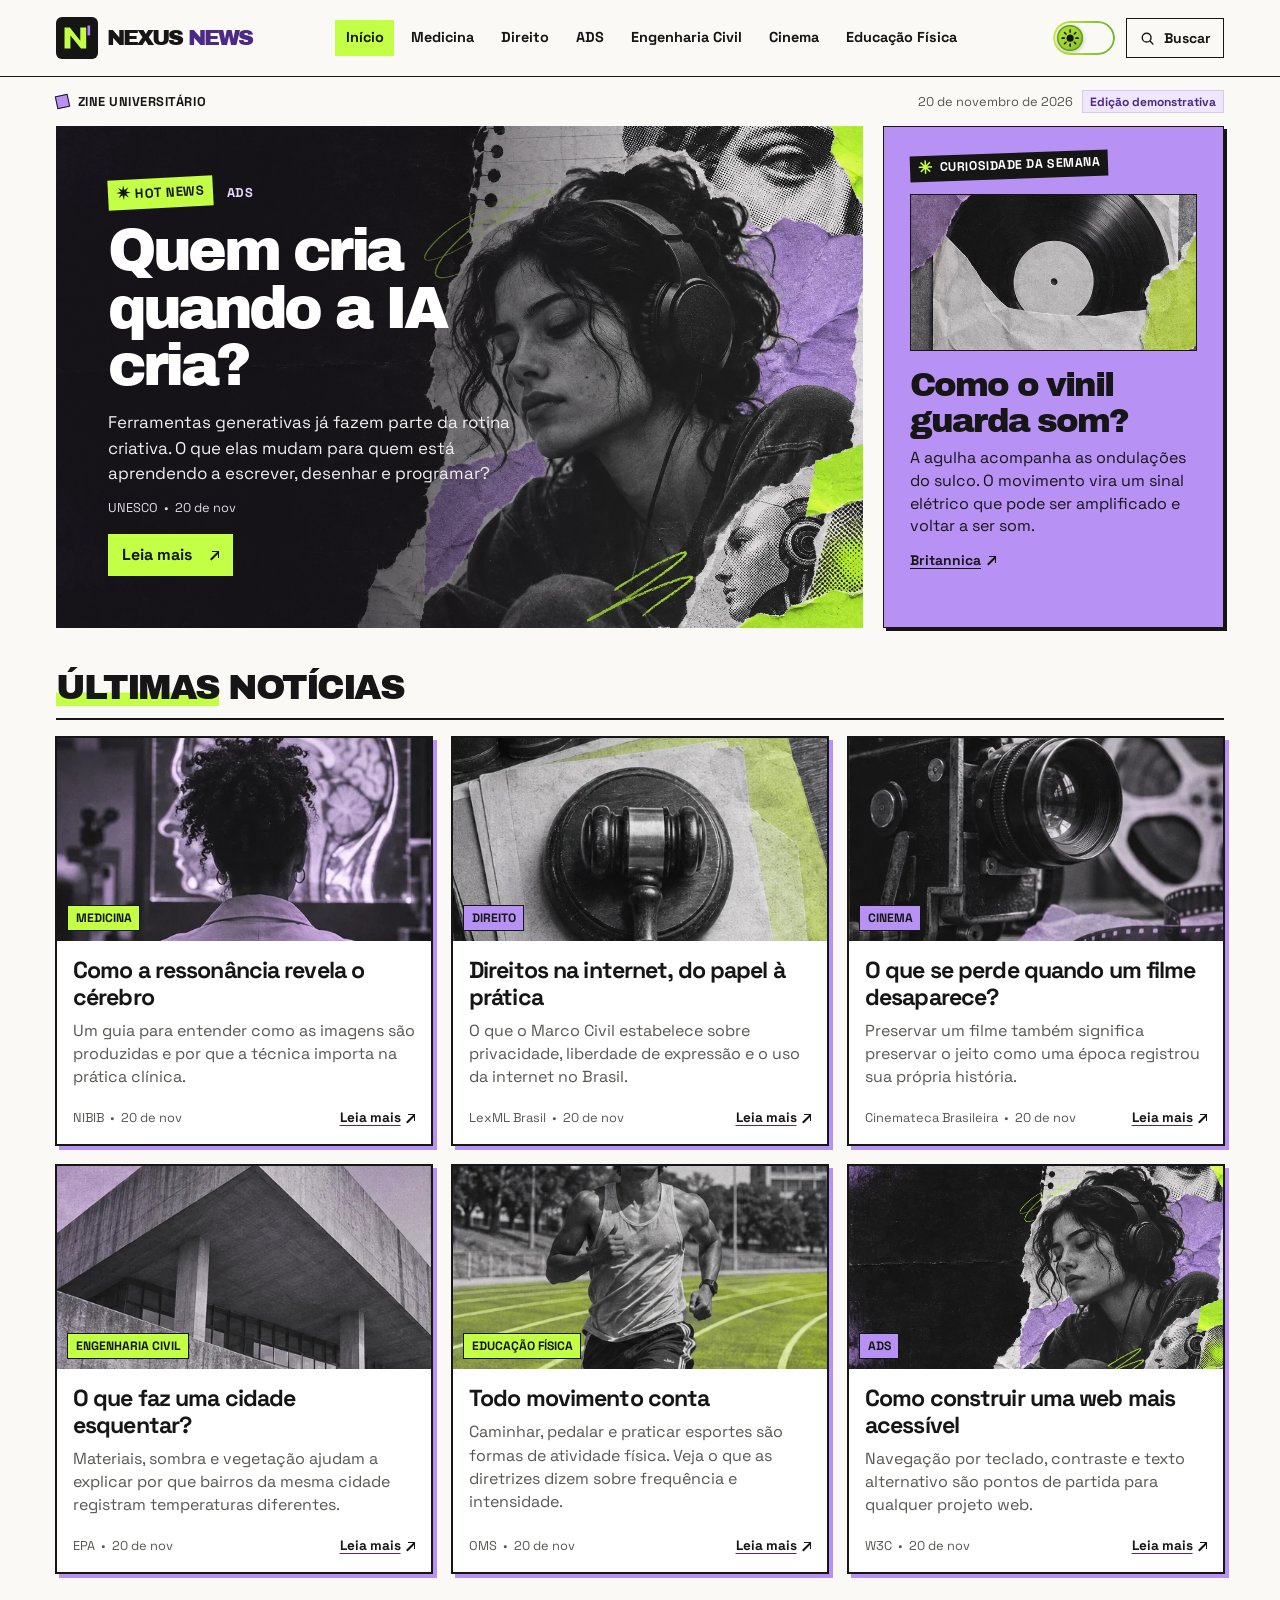
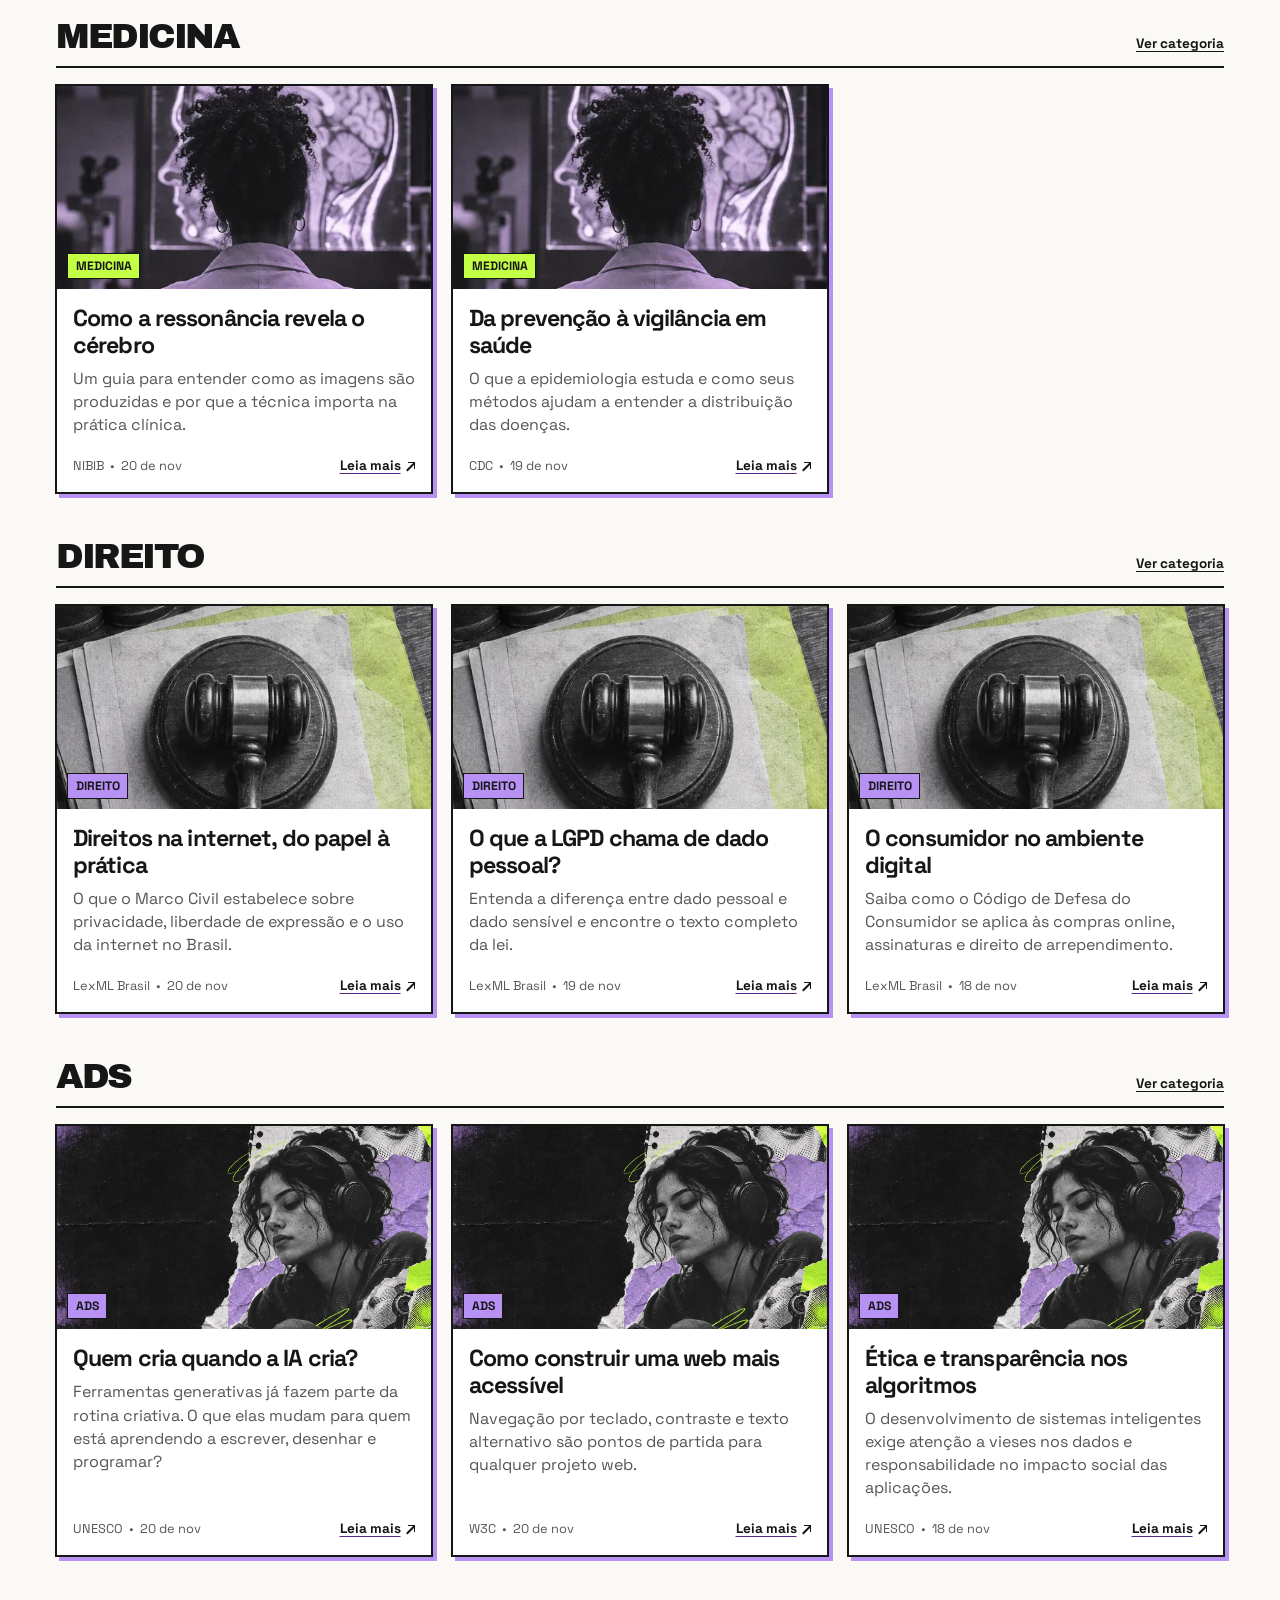
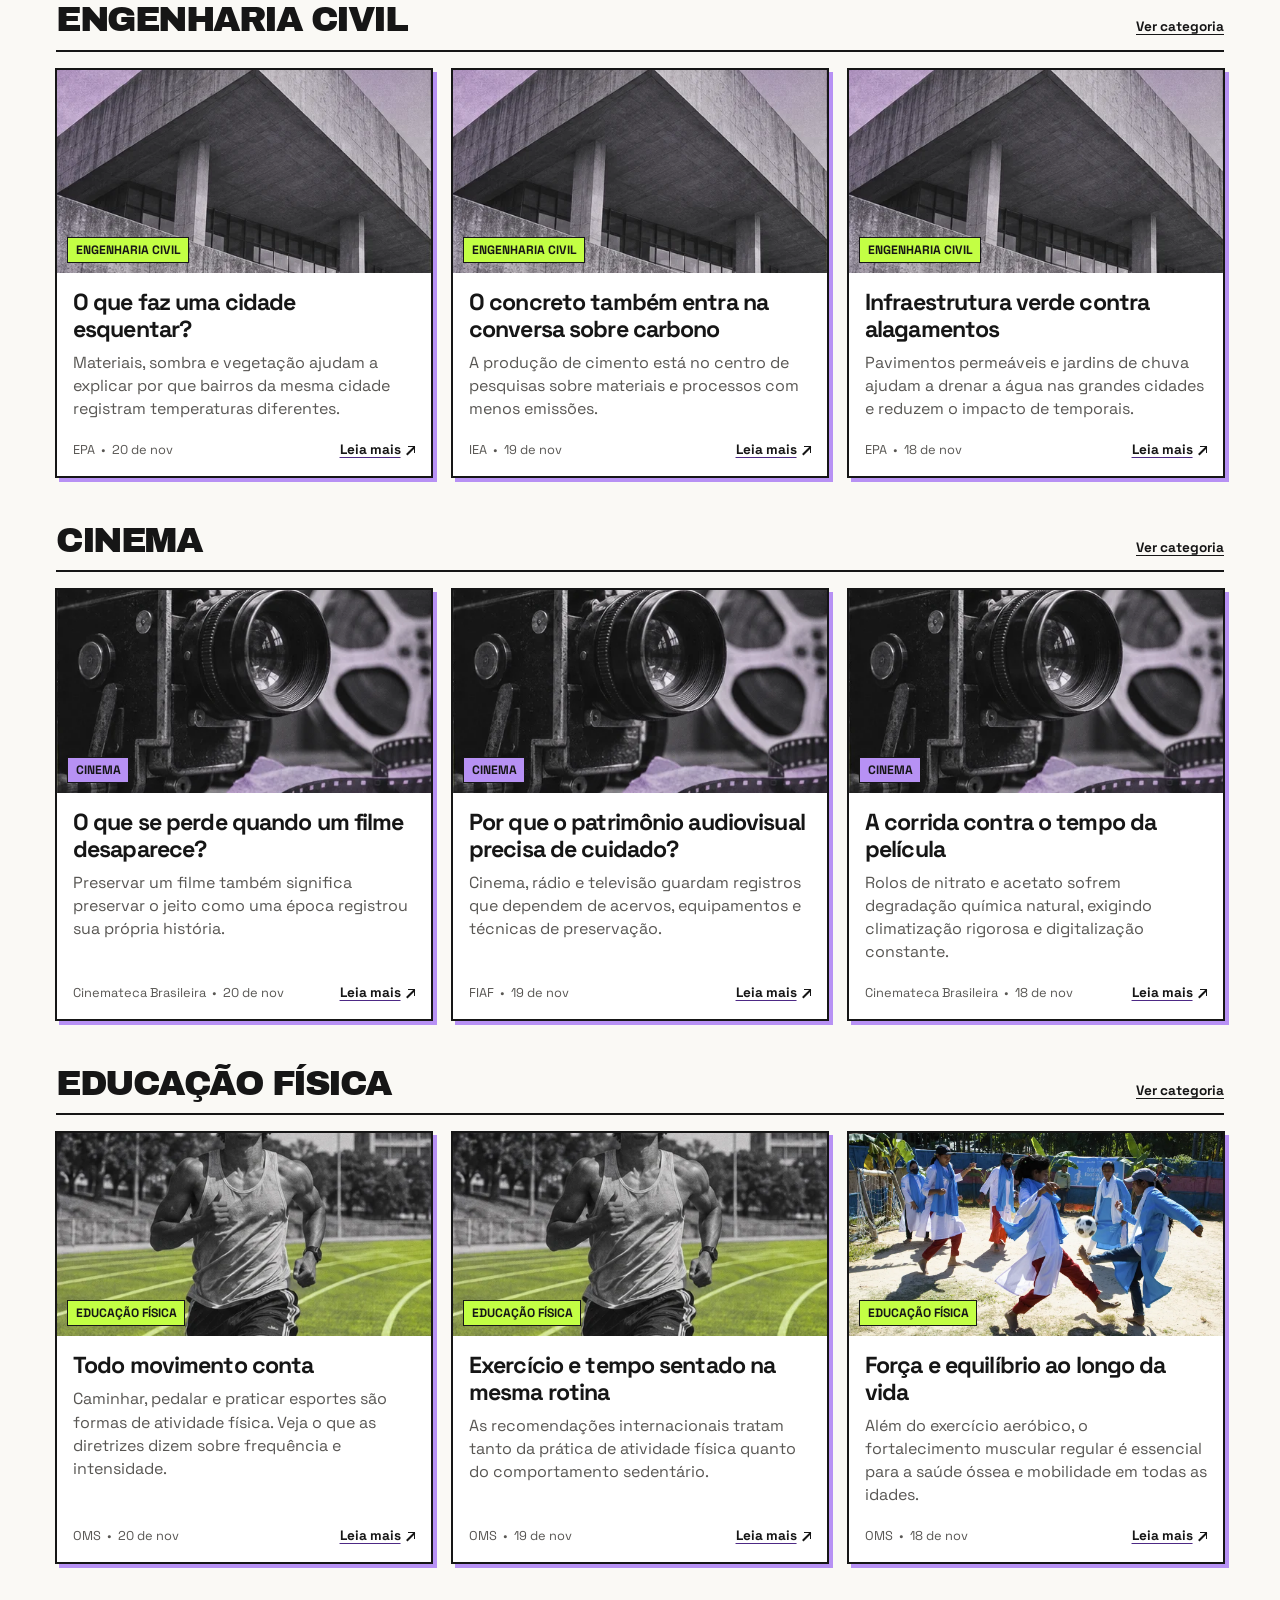
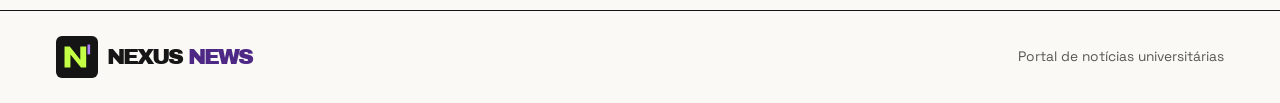
<file: index.html>
<!doctype html>
<html lang="pt-BR">
<head>
  <meta charset="utf-8">
  <meta name="viewport" content="width=device-width, initial-scale=1">
  <meta name="color-scheme" content="light dark">
  <script>
    /* Aplica o tema antes da pintura (evita piscar o tema errado) */
    (function(){try{var t=localStorage.getItem('nexus-theme');
    if(t!=='dark'&&t!=='light')t=matchMedia('(prefers-color-scheme: dark)').matches?'dark':'light';
    document.documentElement.setAttribute('data-theme',t);}catch(e){}})();
  </script>
  <title>NEXUS NEWS | Zine Universitário</title>
  <meta name="description" content="NEXUS NEWS reúne notícias, curiosidades e referências para estudantes universitários.">
  <meta property="og:type" content="website">
  <meta property="og:locale" content="pt_BR">
  <meta property="og:site_name" content="NEXUS NEWS">
  <meta property="og:title" content="NEXUS NEWS | Zine Universitário">
  <meta property="og:description" content="NEXUS NEWS reúne notícias, curiosidades e referências para estudantes universitários.">
  <link rel="icon" href="./assets/icon.svg" type="image/svg+xml">
  <link rel="stylesheet" href="./css/style.css">
  <script src="./js/theme.js" defer></script>
  <script type="module" src="./js/main.js"></script>
</head>
<body>
  <a class="skip-link" href="#main">Ir para o conteúdo</a>
  <header class="site-header">
    <div class="header-inner wrap">
      <a class="brand" href="./" aria-label="NEXUS NEWS, início">
        <img src="./assets/icon.svg" width="42" height="42" alt="">
        <span class="wordmark">NEXUS <span>NEWS</span></span>
      </a>
      <nav id="primary-navigation" class="primary-nav" aria-label="Navegação principal">
        <ul>
          <li><a href="./" aria-current="page">Início</a></li>
          <li><a href="./medicina/">Medicina</a></li>
          <li><a href="./direito/">Direito</a></li>
          <li><a href="./ads/">ADS</a></li>
          <li><a href="./engenharia-civil/">Engenharia Civil</a></li>
          <li><a href="./cinema/">Cinema</a></li>
          <li><a href="./educacao-fisica/">Educação Física</a></li>
        </ul>
      </nav>
      <div class="header-actions">
        <button type="button" class="theme-toggle" id="theme-toggle" role="switch"
                aria-checked="false" aria-label="Modo escuro" aria-describedby="theme-status">
          <span class="tt-track" aria-hidden="true">
            <span class="tt-star"></span><span class="tt-star"></span><span class="tt-star"></span>
            <span class="tt-thumb">
              <svg class="tt-icon tt-sun" viewBox="0 0 24 24" fill="none" stroke="currentColor" stroke-width="1.8" stroke-linecap="round">
                <circle cx="12" cy="12" r="4.2" fill="currentColor" stroke="none"/>
                <path d="M12 2.5v2.6M12 18.9v2.6M2.5 12h2.6M18.9 12h2.6M5.3 5.3l1.8 1.8M16.9 16.9l1.8 1.8M5.3 18.7l1.8-1.8M16.9 7.1l1.8-1.8"/>
              </svg>
              <svg class="tt-icon tt-moon" viewBox="0 0 24 24" fill="currentColor">
                <path d="M21 12.8A9 9 0 1 1 11.2 3a7 7 0 0 0 9.8 9.8z"/>
                <path class="tt-moon-star" d="M18 2.8l.6 1.7 1.7.6-1.7.6-.6 1.7-.6-1.7-1.7-.6 1.7-.6z"/>
                <path class="tt-moon-star" d="M21.2 9.2l.4 1.1 1.1.4-1.1.4-.4 1.1-.4-1.1-1.1-.4 1.1-.4z"/>
              </svg>
            </span>
          </span>
        </button>
        <span id="theme-status" class="sr-only" role="status">Tema atual: claro.</span>
        <button type="button" class="icon-button" id="search-toggle" aria-label="Buscar notícias"
                aria-controls="search-panel" aria-expanded="false">
          <svg aria-hidden="true" viewBox="0 0 24 24" fill="none" stroke="currentColor" stroke-width="2" stroke-linecap="round">
            <circle cx="10.8" cy="10.8" r="6.2"/><path d="m15.6 15.6 4 4"/>
          </svg>
          <span class="search-button-label">Buscar</span>
        </button>
        <button type="button" class="icon-button" id="menu-toggle" aria-label="Menu"
                aria-controls="primary-navigation" aria-expanded="false">
          <svg aria-hidden="true" viewBox="0 0 24 24" fill="none" stroke="currentColor" stroke-width="2" stroke-linecap="round">
            <path d="M4 6h16M4 12h16M4 18h16"/>
          </svg>
        </button>
      </div>
    </div>
    <form id="search-panel" class="search-panel wrap" role="search" hidden>
      <label for="search-input">Buscar notícias</label>
      <input id="search-input" type="search" placeholder="Título, assunto ou categoria" autocomplete="off">
      <button type="button" class="search-close">Fechar</button>
    </form>
  </header>
  <main id="main" class="site-main wrap" tabindex="-1">
    <div class="edition-bar">
      <p class="edition-identity">Zine universitário</p>
      <div class="edition-details">
        <span id="edition-date"></span>
        <span id="edition-kind" class="edition-kind" hidden>Edição demonstrativa</span>
      </div>
    </div>
    <div id="content">
      <div id="data-status" class="data-status" role="status">Carregando a edição…</div>
      <noscript><p class="stage-message">Ative o JavaScript para ver as notícias.</p></noscript>
      <div data-edition-content>
      <div class="lead-grid">
        <div id="hero-content"></div>
        <div id="curiosity-content"></div>
      </div>
      <section class="news-section" aria-labelledby="latest-title">
        <div class="section-head">
          <h2 id="latest-title" class="section-title"><span>Últimas</span> notícias</h2>
        </div>
        <div id="latest-grid" class="news-grid"></div>
      </section>
      <div id="category-sections"></div>
      </div>
    </div>
    <section id="search-results" class="news-section" aria-labelledby="search-results-title" hidden>
      <div class="section-head">
        <h1 id="search-results-title" class="section-title">Resultados da busca</h1>
      </div>
      <p id="search-status" role="status"></p>
      <div class="news-grid"></div>
    </section>
  </main>
  <footer class="site-footer">
    <div class="footer-inner wrap">
      <a class="brand" href="./" aria-label="NEXUS NEWS, início">
        <img src="./assets/icon.svg" width="42" height="42" alt="">
        <span class="wordmark">NEXUS <span>NEWS</span></span>
      </a>
      <p>Portal de notícias universitárias</p>
    </div>
  </footer>
</body>
</html>
</file>
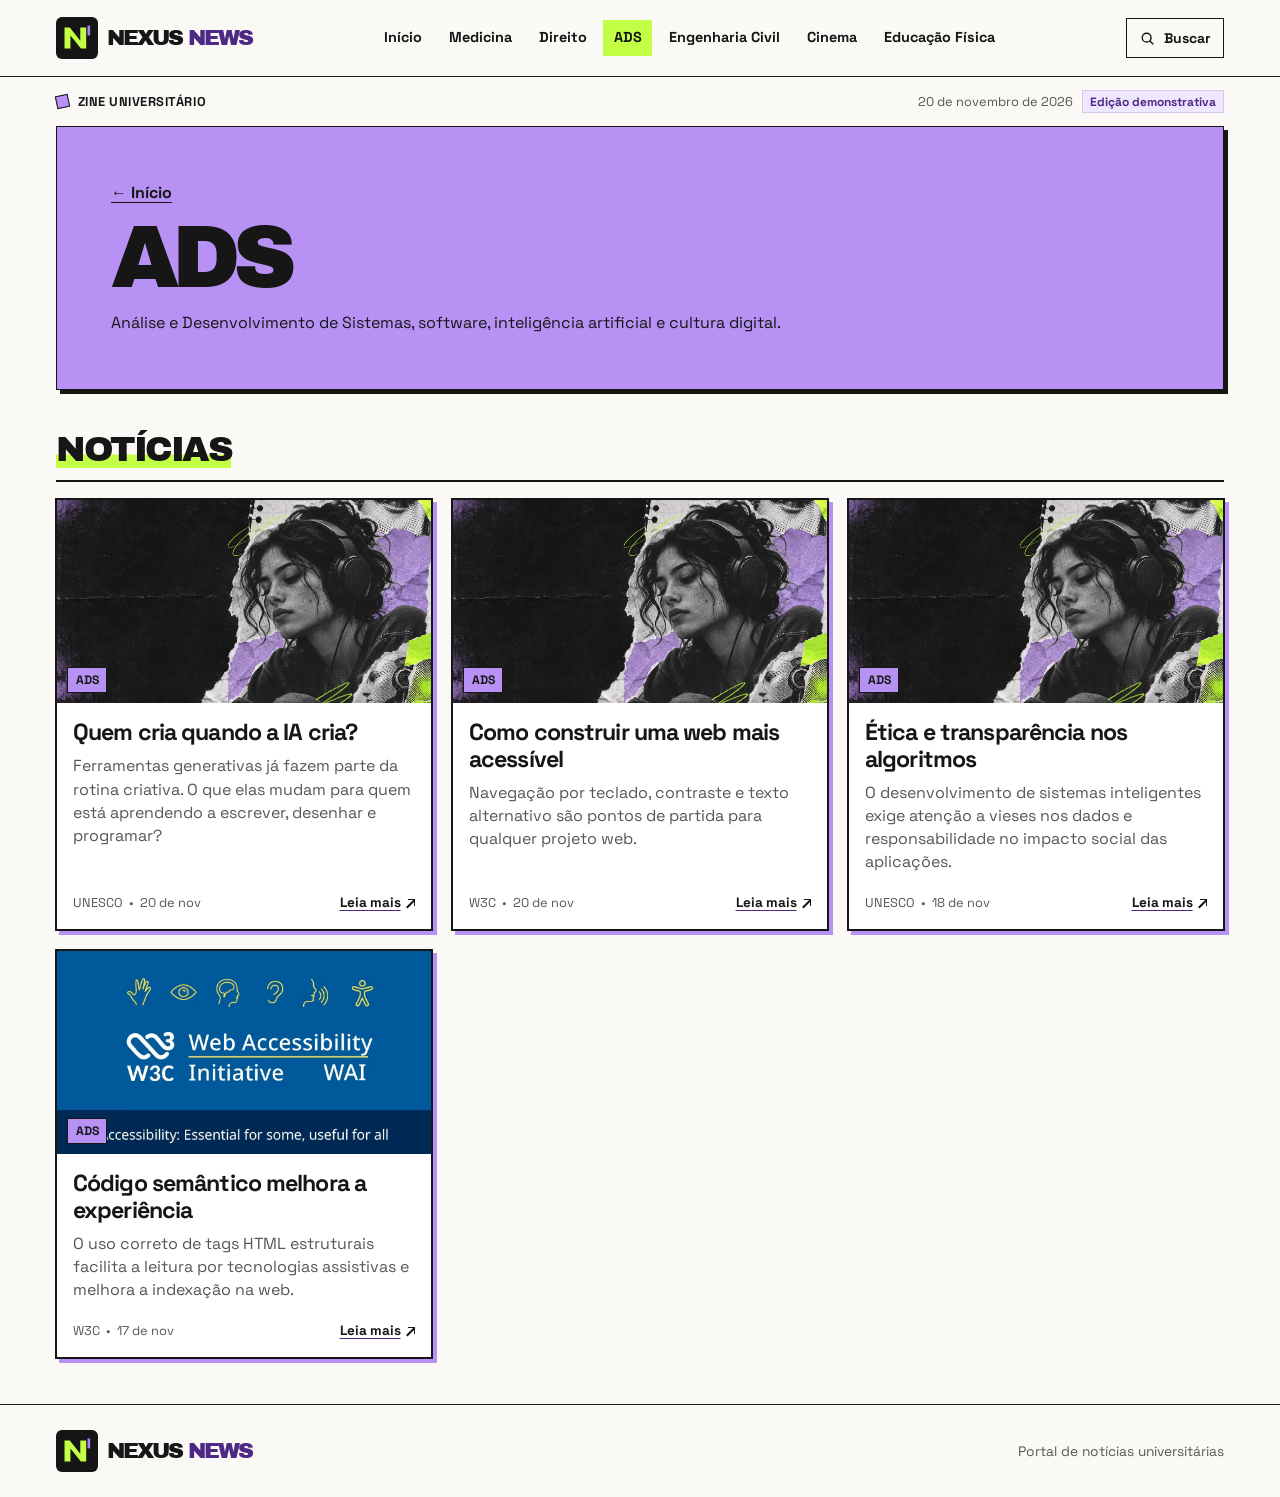
<file: ads/index.html>
<!doctype html>
<html lang="pt-BR">
<head>
  <meta charset="utf-8">
  <meta name="viewport" content="width=device-width, initial-scale=1">
  <meta name="color-scheme" content="light">
  <title>ADS | NEXUS NEWS</title>
  <meta name="description" content="Análise e Desenvolvimento de Sistemas, software, inteligência artificial e cultura digital.">
  <meta property="og:type" content="website">
  <meta property="og:locale" content="pt_BR">
  <meta property="og:site_name" content="NEXUS NEWS">
  <meta property="og:title" content="ADS | NEXUS NEWS">
  <meta property="og:description" content="Análise e Desenvolvimento de Sistemas, software, inteligência artificial e cultura digital.">
  <link rel="icon" href="../assets/icon.svg" type="image/svg+xml">
  <link rel="stylesheet" href="../css/style.css">
  <script type="module" src="../js/main.js"></script>
</head>
<body data-category="ads">
  <a class="skip-link" href="#main">Ir para o conteúdo</a>
  <header class="site-header">
    <div class="header-inner wrap">
      <a class="brand" href="../" aria-label="NEXUS NEWS, início">
        <img src="../assets/icon.svg" width="42" height="42" alt="">
        <span class="wordmark">NEXUS <span>NEWS</span></span>
      </a>
      <nav id="primary-navigation" class="primary-nav" aria-label="Navegação principal">
        <ul>
          <li><a href="../">Início</a></li>
          <li><a href="../medicina/">Medicina</a></li>
          <li><a href="../direito/">Direito</a></li>
          <li><a href="../ads/" aria-current="page">ADS</a></li>
          <li><a href="../engenharia-civil/">Engenharia Civil</a></li>
          <li><a href="../cinema/">Cinema</a></li>
          <li><a href="../educacao-fisica/">Educação Física</a></li>
        </ul>
      </nav>
      <div class="header-actions">
        <button type="button" class="icon-button" id="search-toggle" aria-label="Buscar notícias"
                aria-controls="search-panel" aria-expanded="false">
          <svg aria-hidden="true" viewBox="0 0 24 24" fill="none" stroke="currentColor" stroke-width="2" stroke-linecap="round">
            <circle cx="10.8" cy="10.8" r="6.2"/><path d="m15.6 15.6 4 4"/>
          </svg>
          <span class="search-button-label">Buscar</span>
        </button>
        <button type="button" class="icon-button" id="menu-toggle" aria-label="Menu"
                aria-controls="primary-navigation" aria-expanded="false">
          <svg aria-hidden="true" viewBox="0 0 24 24" fill="none" stroke="currentColor" stroke-width="2" stroke-linecap="round">
            <path d="M4 6h16M4 12h16M4 18h16"/>
          </svg>
        </button>
      </div>
    </div>
    <form id="search-panel" class="search-panel wrap" role="search" hidden>
      <label for="search-input">Buscar notícias</label>
      <input id="search-input" type="search" placeholder="Título, assunto ou categoria" autocomplete="off">
      <button type="button" class="search-close">Fechar</button>
    </form>
  </header>
  <main id="main" class="site-main wrap" tabindex="-1">
    <div class="edition-bar">
      <p class="edition-identity">Zine universitário</p>
      <div class="edition-details">
        <span id="edition-date"></span>
        <span id="edition-kind" class="edition-kind" hidden>Edição demonstrativa</span>
      </div>
    </div>
    <div id="content">
      <div id="data-status" class="data-status" role="status">Carregando a edição…</div>
      <noscript><p class="stage-message">Ative o JavaScript para ver as notícias.</p></noscript>
      <div data-edition-content>
      <div class="category-banner">
        <a href="../">← Início</a>
        <h1>ADS</h1>
        <p>Análise e Desenvolvimento de Sistemas, software, inteligência artificial e cultura digital.</p>
      </div>
      <section class="news-section" aria-labelledby="category-title">
        <div class="section-head">
          <h2 id="category-title" class="section-title"><span>Notícias</span></h2>
        </div>
        <div id="category-grid" class="news-grid"></div>
      </section>
      </div>
    </div>
    <section id="search-results" class="news-section" aria-labelledby="search-results-title" hidden>
      <div class="section-head">
        <h1 id="search-results-title" class="section-title">Resultados da busca</h1>
      </div>
      <p id="search-status" role="status"></p>
      <div class="news-grid"></div>
    </section>
  </main>
  <footer class="site-footer">
    <div class="footer-inner wrap">
      <a class="brand" href="../" aria-label="NEXUS NEWS, início">
        <img src="../assets/icon.svg" width="42" height="42" alt="">
        <span class="wordmark">NEXUS <span>NEWS</span></span>
      </a>
      <p>Portal de notícias universitárias</p>
    </div>
  </footer>
</body>
</html>
</file>
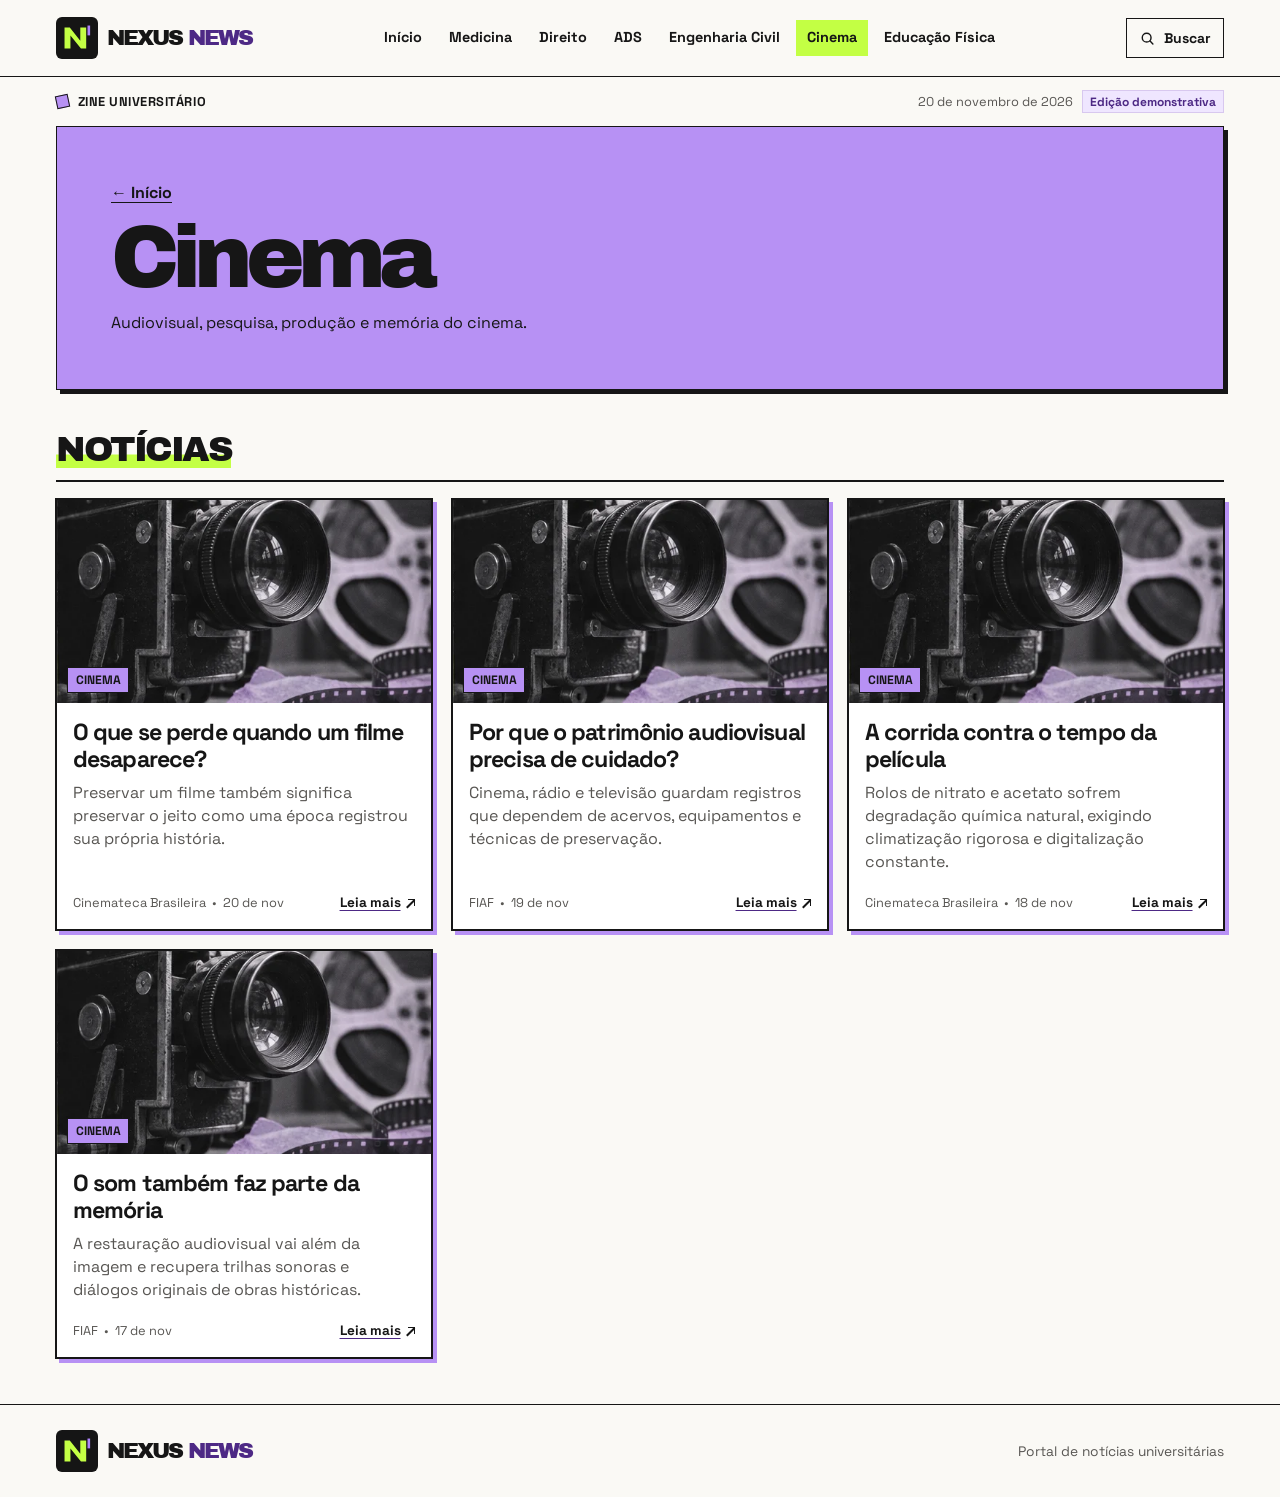
<file: cinema/index.html>
<!doctype html>
<html lang="pt-BR">
<head>
  <meta charset="utf-8">
  <meta name="viewport" content="width=device-width, initial-scale=1">
  <meta name="color-scheme" content="light">
  <title>Cinema | NEXUS NEWS</title>
  <meta name="description" content="Audiovisual, pesquisa, produção e memória do cinema.">
  <meta property="og:type" content="website">
  <meta property="og:locale" content="pt_BR">
  <meta property="og:site_name" content="NEXUS NEWS">
  <meta property="og:title" content="Cinema | NEXUS NEWS">
  <meta property="og:description" content="Audiovisual, pesquisa, produção e memória do cinema.">
  <link rel="icon" href="../assets/icon.svg" type="image/svg+xml">
  <link rel="stylesheet" href="../css/style.css">
  <script type="module" src="../js/main.js"></script>
</head>
<body data-category="cinema">
  <a class="skip-link" href="#main">Ir para o conteúdo</a>
  <header class="site-header">
    <div class="header-inner wrap">
      <a class="brand" href="../" aria-label="NEXUS NEWS, início">
        <img src="../assets/icon.svg" width="42" height="42" alt="">
        <span class="wordmark">NEXUS <span>NEWS</span></span>
      </a>
      <nav id="primary-navigation" class="primary-nav" aria-label="Navegação principal">
        <ul>
          <li><a href="../">Início</a></li>
          <li><a href="../medicina/">Medicina</a></li>
          <li><a href="../direito/">Direito</a></li>
          <li><a href="../ads/">ADS</a></li>
          <li><a href="../engenharia-civil/">Engenharia Civil</a></li>
          <li><a href="../cinema/" aria-current="page">Cinema</a></li>
          <li><a href="../educacao-fisica/">Educação Física</a></li>
        </ul>
      </nav>
      <div class="header-actions">
        <button type="button" class="icon-button" id="search-toggle" aria-label="Buscar notícias"
                aria-controls="search-panel" aria-expanded="false">
          <svg aria-hidden="true" viewBox="0 0 24 24" fill="none" stroke="currentColor" stroke-width="2" stroke-linecap="round">
            <circle cx="10.8" cy="10.8" r="6.2"/><path d="m15.6 15.6 4 4"/>
          </svg>
          <span class="search-button-label">Buscar</span>
        </button>
        <button type="button" class="icon-button" id="menu-toggle" aria-label="Menu"
                aria-controls="primary-navigation" aria-expanded="false">
          <svg aria-hidden="true" viewBox="0 0 24 24" fill="none" stroke="currentColor" stroke-width="2" stroke-linecap="round">
            <path d="M4 6h16M4 12h16M4 18h16"/>
          </svg>
        </button>
      </div>
    </div>
    <form id="search-panel" class="search-panel wrap" role="search" hidden>
      <label for="search-input">Buscar notícias</label>
      <input id="search-input" type="search" placeholder="Título, assunto ou categoria" autocomplete="off">
      <button type="button" class="search-close">Fechar</button>
    </form>
  </header>
  <main id="main" class="site-main wrap" tabindex="-1">
    <div class="edition-bar">
      <p class="edition-identity">Zine universitário</p>
      <div class="edition-details">
        <span id="edition-date"></span>
        <span id="edition-kind" class="edition-kind" hidden>Edição demonstrativa</span>
      </div>
    </div>
    <div id="content">
      <div id="data-status" class="data-status" role="status">Carregando a edição…</div>
      <noscript><p class="stage-message">Ative o JavaScript para ver as notícias.</p></noscript>
      <div data-edition-content>
      <div class="category-banner">
        <a href="../">← Início</a>
        <h1>Cinema</h1>
        <p>Audiovisual, pesquisa, produção e memória do cinema.</p>
      </div>
      <section class="news-section" aria-labelledby="category-title">
        <div class="section-head">
          <h2 id="category-title" class="section-title"><span>Notícias</span></h2>
        </div>
        <div id="category-grid" class="news-grid"></div>
      </section>
      </div>
    </div>
    <section id="search-results" class="news-section" aria-labelledby="search-results-title" hidden>
      <div class="section-head">
        <h1 id="search-results-title" class="section-title">Resultados da busca</h1>
      </div>
      <p id="search-status" role="status"></p>
      <div class="news-grid"></div>
    </section>
  </main>
  <footer class="site-footer">
    <div class="footer-inner wrap">
      <a class="brand" href="../" aria-label="NEXUS NEWS, início">
        <img src="../assets/icon.svg" width="42" height="42" alt="">
        <span class="wordmark">NEXUS <span>NEWS</span></span>
      </a>
      <p>Portal de notícias universitárias</p>
    </div>
  </footer>
</body>
</html>
</file>
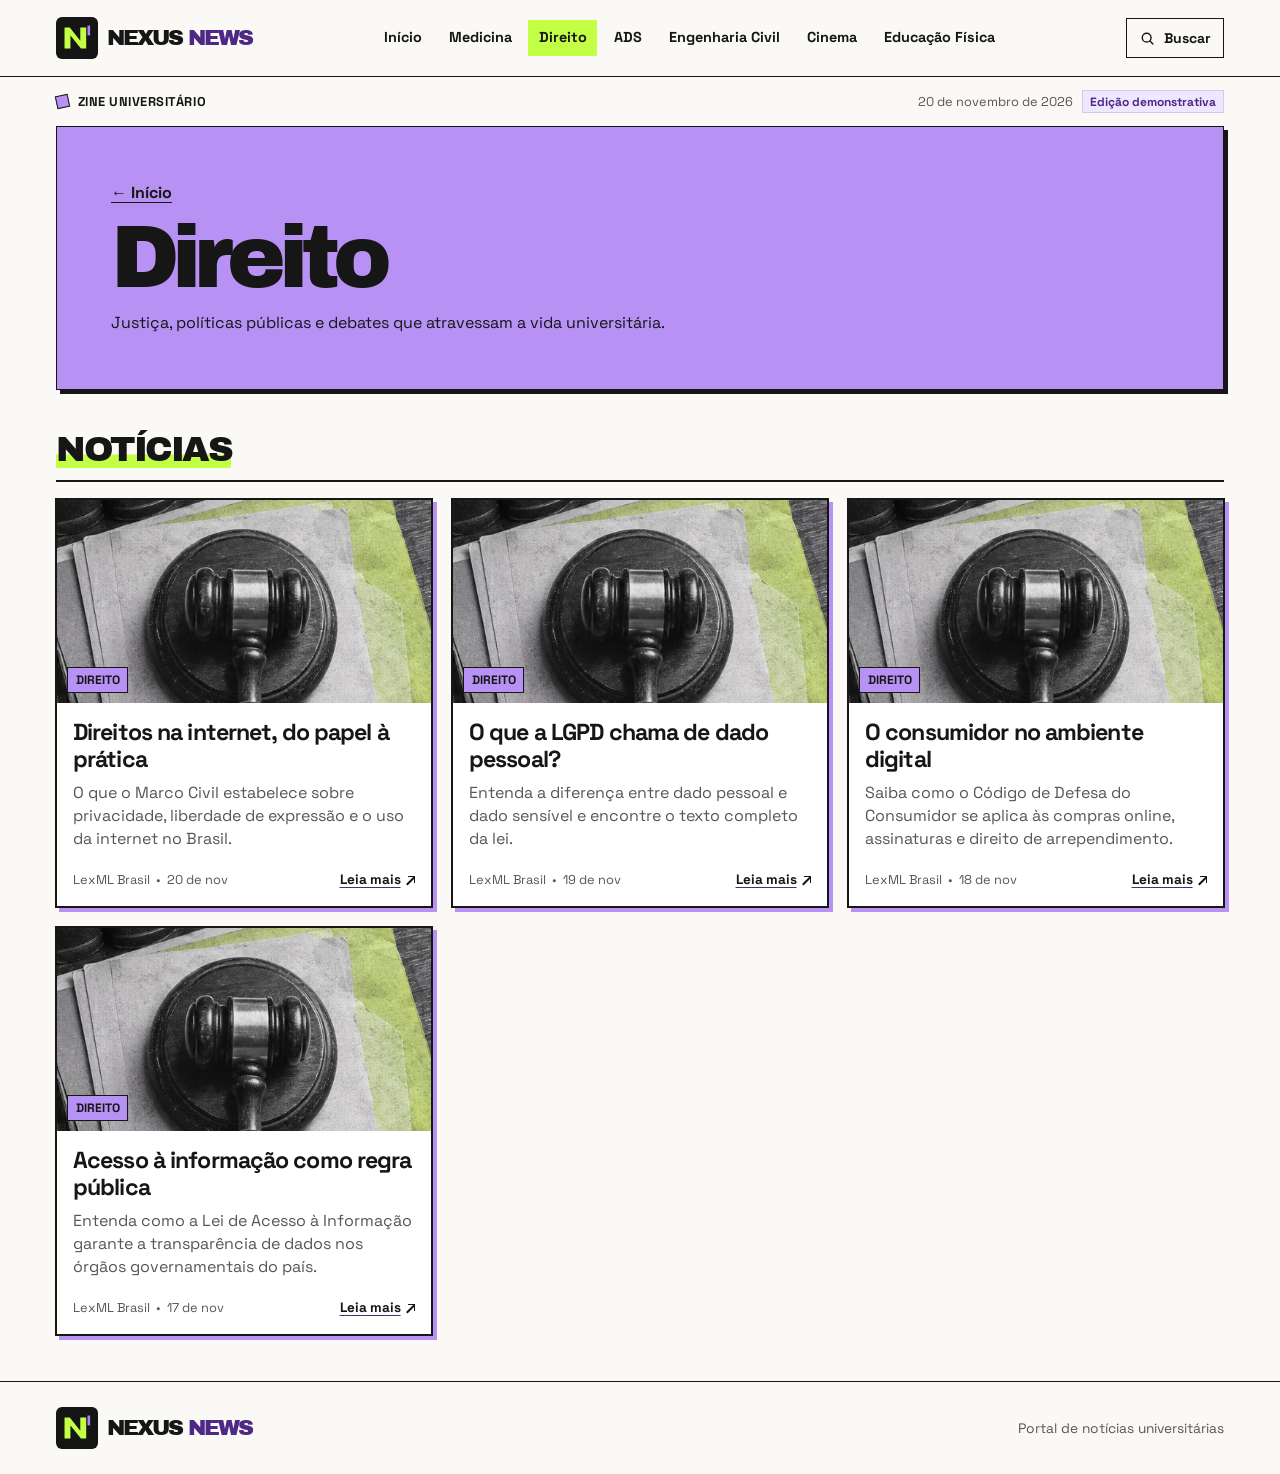
<file: direito/index.html>
<!doctype html>
<html lang="pt-BR">
<head>
  <meta charset="utf-8">
  <meta name="viewport" content="width=device-width, initial-scale=1">
  <meta name="color-scheme" content="light">
  <title>Direito | NEXUS NEWS</title>
  <meta name="description" content="Justiça, políticas públicas e debates que atravessam a vida universitária.">
  <meta property="og:type" content="website">
  <meta property="og:locale" content="pt_BR">
  <meta property="og:site_name" content="NEXUS NEWS">
  <meta property="og:title" content="Direito | NEXUS NEWS">
  <meta property="og:description" content="Justiça, políticas públicas e debates que atravessam a vida universitária.">
  <link rel="icon" href="../assets/icon.svg" type="image/svg+xml">
  <link rel="stylesheet" href="../css/style.css">
  <script type="module" src="../js/main.js"></script>
</head>
<body data-category="direito">
  <a class="skip-link" href="#main">Ir para o conteúdo</a>
  <header class="site-header">
    <div class="header-inner wrap">
      <a class="brand" href="../" aria-label="NEXUS NEWS, início">
        <img src="../assets/icon.svg" width="42" height="42" alt="">
        <span class="wordmark">NEXUS <span>NEWS</span></span>
      </a>
      <nav id="primary-navigation" class="primary-nav" aria-label="Navegação principal">
        <ul>
          <li><a href="../">Início</a></li>
          <li><a href="../medicina/">Medicina</a></li>
          <li><a href="../direito/" aria-current="page">Direito</a></li>
          <li><a href="../ads/">ADS</a></li>
          <li><a href="../engenharia-civil/">Engenharia Civil</a></li>
          <li><a href="../cinema/">Cinema</a></li>
          <li><a href="../educacao-fisica/">Educação Física</a></li>
        </ul>
      </nav>
      <div class="header-actions">
        <button type="button" class="icon-button" id="search-toggle" aria-label="Buscar notícias"
                aria-controls="search-panel" aria-expanded="false">
          <svg aria-hidden="true" viewBox="0 0 24 24" fill="none" stroke="currentColor" stroke-width="2" stroke-linecap="round">
            <circle cx="10.8" cy="10.8" r="6.2"/><path d="m15.6 15.6 4 4"/>
          </svg>
          <span class="search-button-label">Buscar</span>
        </button>
        <button type="button" class="icon-button" id="menu-toggle" aria-label="Menu"
                aria-controls="primary-navigation" aria-expanded="false">
          <svg aria-hidden="true" viewBox="0 0 24 24" fill="none" stroke="currentColor" stroke-width="2" stroke-linecap="round">
            <path d="M4 6h16M4 12h16M4 18h16"/>
          </svg>
        </button>
      </div>
    </div>
    <form id="search-panel" class="search-panel wrap" role="search" hidden>
      <label for="search-input">Buscar notícias</label>
      <input id="search-input" type="search" placeholder="Título, assunto ou categoria" autocomplete="off">
      <button type="button" class="search-close">Fechar</button>
    </form>
  </header>
  <main id="main" class="site-main wrap" tabindex="-1">
    <div class="edition-bar">
      <p class="edition-identity">Zine universitário</p>
      <div class="edition-details">
        <span id="edition-date"></span>
        <span id="edition-kind" class="edition-kind" hidden>Edição demonstrativa</span>
      </div>
    </div>
    <div id="content">
      <div id="data-status" class="data-status" role="status">Carregando a edição…</div>
      <noscript><p class="stage-message">Ative o JavaScript para ver as notícias.</p></noscript>
      <div data-edition-content>
      <div class="category-banner">
        <a href="../">← Início</a>
        <h1>Direito</h1>
        <p>Justiça, políticas públicas e debates que atravessam a vida universitária.</p>
      </div>
      <section class="news-section" aria-labelledby="category-title">
        <div class="section-head">
          <h2 id="category-title" class="section-title"><span>Notícias</span></h2>
        </div>
        <div id="category-grid" class="news-grid"></div>
      </section>
      </div>
    </div>
    <section id="search-results" class="news-section" aria-labelledby="search-results-title" hidden>
      <div class="section-head">
        <h1 id="search-results-title" class="section-title">Resultados da busca</h1>
      </div>
      <p id="search-status" role="status"></p>
      <div class="news-grid"></div>
    </section>
  </main>
  <footer class="site-footer">
    <div class="footer-inner wrap">
      <a class="brand" href="../" aria-label="NEXUS NEWS, início">
        <img src="../assets/icon.svg" width="42" height="42" alt="">
        <span class="wordmark">NEXUS <span>NEWS</span></span>
      </a>
      <p>Portal de notícias universitárias</p>
    </div>
  </footer>
</body>
</html>
</file>
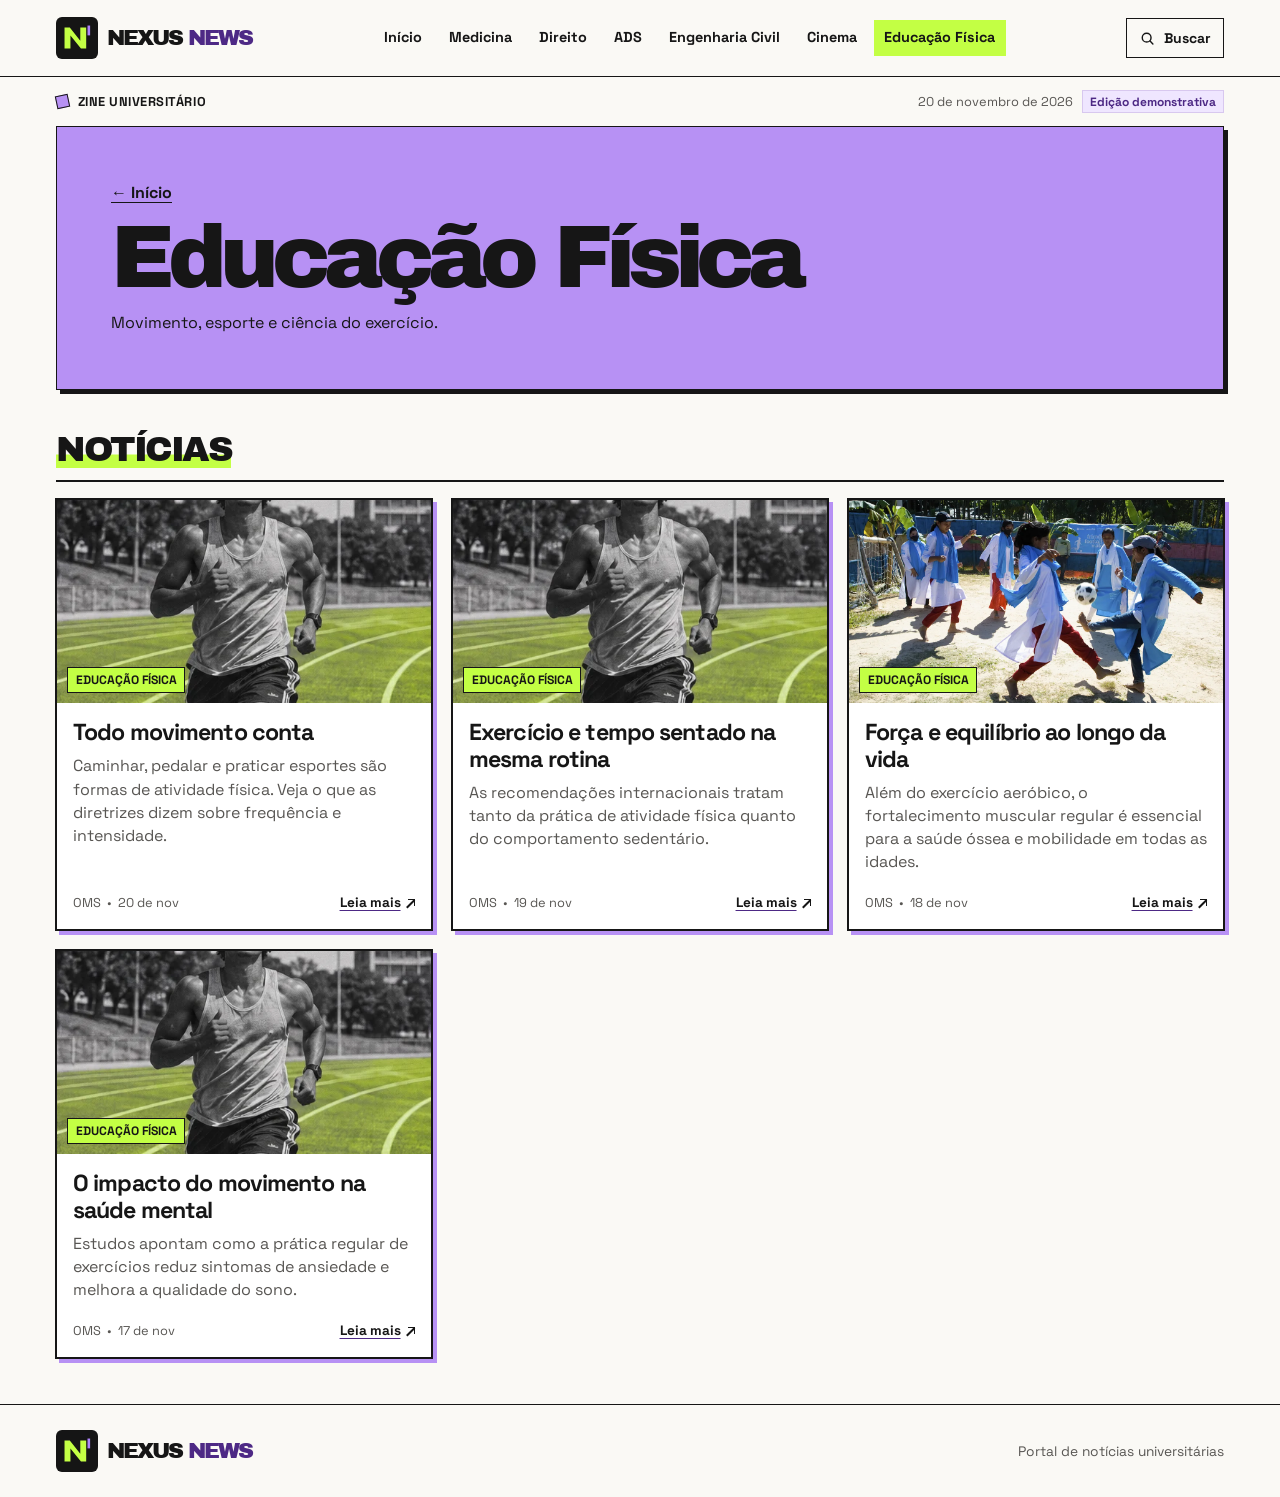
<file: educacao-fisica/index.html>
<!doctype html>
<html lang="pt-BR">
<head>
  <meta charset="utf-8">
  <meta name="viewport" content="width=device-width, initial-scale=1">
  <meta name="color-scheme" content="light">
  <title>Educação Física | NEXUS NEWS</title>
  <meta name="description" content="Movimento, esporte e ciência do exercício.">
  <meta property="og:type" content="website">
  <meta property="og:locale" content="pt_BR">
  <meta property="og:site_name" content="NEXUS NEWS">
  <meta property="og:title" content="Educação Física | NEXUS NEWS">
  <meta property="og:description" content="Movimento, esporte e ciência do exercício.">
  <link rel="icon" href="../assets/icon.svg" type="image/svg+xml">
  <link rel="stylesheet" href="../css/style.css">
  <script type="module" src="../js/main.js"></script>
</head>
<body data-category="educacao-fisica">
  <a class="skip-link" href="#main">Ir para o conteúdo</a>
  <header class="site-header">
    <div class="header-inner wrap">
      <a class="brand" href="../" aria-label="NEXUS NEWS, início">
        <img src="../assets/icon.svg" width="42" height="42" alt="">
        <span class="wordmark">NEXUS <span>NEWS</span></span>
      </a>
      <nav id="primary-navigation" class="primary-nav" aria-label="Navegação principal">
        <ul>
          <li><a href="../">Início</a></li>
          <li><a href="../medicina/">Medicina</a></li>
          <li><a href="../direito/">Direito</a></li>
          <li><a href="../ads/">ADS</a></li>
          <li><a href="../engenharia-civil/">Engenharia Civil</a></li>
          <li><a href="../cinema/">Cinema</a></li>
          <li><a href="../educacao-fisica/" aria-current="page">Educação Física</a></li>
        </ul>
      </nav>
      <div class="header-actions">
        <button type="button" class="icon-button" id="search-toggle" aria-label="Buscar notícias"
                aria-controls="search-panel" aria-expanded="false">
          <svg aria-hidden="true" viewBox="0 0 24 24" fill="none" stroke="currentColor" stroke-width="2" stroke-linecap="round">
            <circle cx="10.8" cy="10.8" r="6.2"/><path d="m15.6 15.6 4 4"/>
          </svg>
          <span class="search-button-label">Buscar</span>
        </button>
        <button type="button" class="icon-button" id="menu-toggle" aria-label="Menu"
                aria-controls="primary-navigation" aria-expanded="false">
          <svg aria-hidden="true" viewBox="0 0 24 24" fill="none" stroke="currentColor" stroke-width="2" stroke-linecap="round">
            <path d="M4 6h16M4 12h16M4 18h16"/>
          </svg>
        </button>
      </div>
    </div>
    <form id="search-panel" class="search-panel wrap" role="search" hidden>
      <label for="search-input">Buscar notícias</label>
      <input id="search-input" type="search" placeholder="Título, assunto ou categoria" autocomplete="off">
      <button type="button" class="search-close">Fechar</button>
    </form>
  </header>
  <main id="main" class="site-main wrap" tabindex="-1">
    <div class="edition-bar">
      <p class="edition-identity">Zine universitário</p>
      <div class="edition-details">
        <span id="edition-date"></span>
        <span id="edition-kind" class="edition-kind" hidden>Edição demonstrativa</span>
      </div>
    </div>
    <div id="content">
      <div id="data-status" class="data-status" role="status">Carregando a edição…</div>
      <noscript><p class="stage-message">Ative o JavaScript para ver as notícias.</p></noscript>
      <div data-edition-content>
      <div class="category-banner">
        <a href="../">← Início</a>
        <h1>Educação Física</h1>
        <p>Movimento, esporte e ciência do exercício.</p>
      </div>
      <section class="news-section" aria-labelledby="category-title">
        <div class="section-head">
          <h2 id="category-title" class="section-title"><span>Notícias</span></h2>
        </div>
        <div id="category-grid" class="news-grid"></div>
      </section>
      </div>
    </div>
    <section id="search-results" class="news-section" aria-labelledby="search-results-title" hidden>
      <div class="section-head">
        <h1 id="search-results-title" class="section-title">Resultados da busca</h1>
      </div>
      <p id="search-status" role="status"></p>
      <div class="news-grid"></div>
    </section>
  </main>
  <footer class="site-footer">
    <div class="footer-inner wrap">
      <a class="brand" href="../" aria-label="NEXUS NEWS, início">
        <img src="../assets/icon.svg" width="42" height="42" alt="">
        <span class="wordmark">NEXUS <span>NEWS</span></span>
      </a>
      <p>Portal de notícias universitárias</p>
    </div>
  </footer>
</body>
</html>
</file>
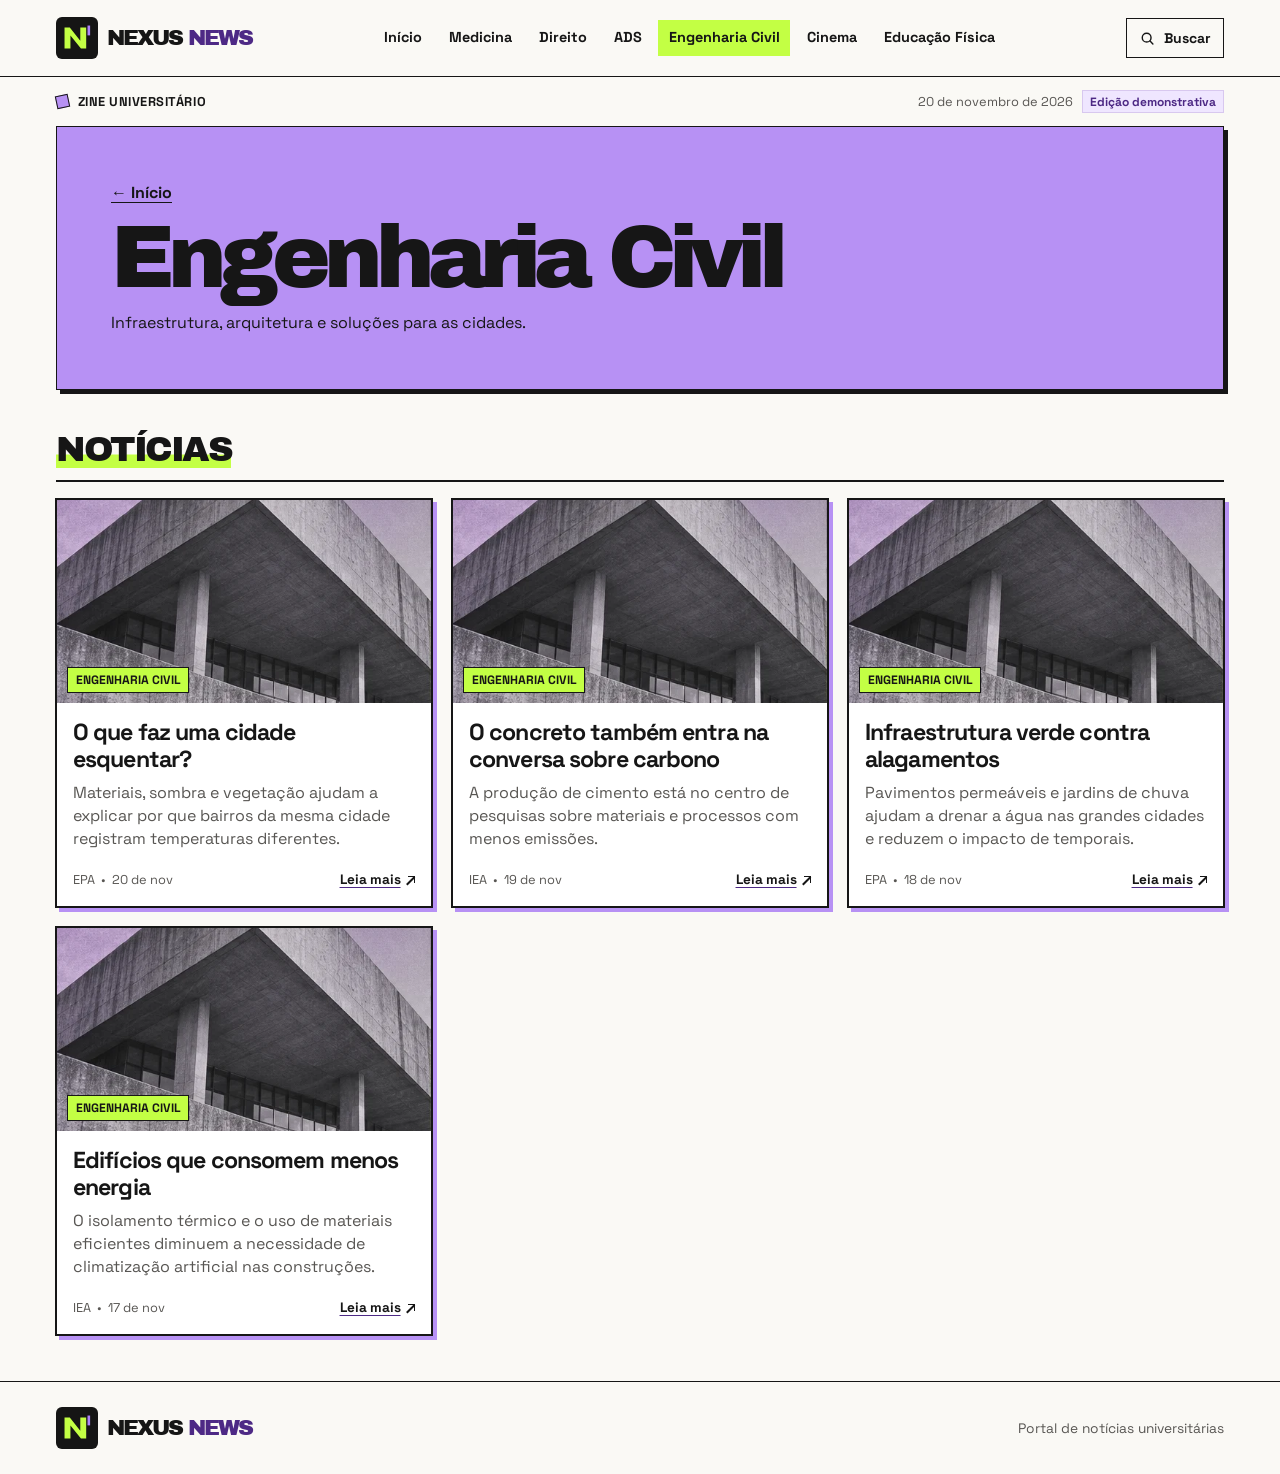
<file: engenharia-civil/index.html>
<!doctype html>
<html lang="pt-BR">
<head>
  <meta charset="utf-8">
  <meta name="viewport" content="width=device-width, initial-scale=1">
  <meta name="color-scheme" content="light">
  <title>Engenharia Civil | NEXUS NEWS</title>
  <meta name="description" content="Infraestrutura, arquitetura e soluções para as cidades.">
  <meta property="og:type" content="website">
  <meta property="og:locale" content="pt_BR">
  <meta property="og:site_name" content="NEXUS NEWS">
  <meta property="og:title" content="Engenharia Civil | NEXUS NEWS">
  <meta property="og:description" content="Infraestrutura, arquitetura e soluções para as cidades.">
  <link rel="icon" href="../assets/icon.svg" type="image/svg+xml">
  <link rel="stylesheet" href="../css/style.css">
  <script type="module" src="../js/main.js"></script>
</head>
<body data-category="engenharia-civil">
  <a class="skip-link" href="#main">Ir para o conteúdo</a>
  <header class="site-header">
    <div class="header-inner wrap">
      <a class="brand" href="../" aria-label="NEXUS NEWS, início">
        <img src="../assets/icon.svg" width="42" height="42" alt="">
        <span class="wordmark">NEXUS <span>NEWS</span></span>
      </a>
      <nav id="primary-navigation" class="primary-nav" aria-label="Navegação principal">
        <ul>
          <li><a href="../">Início</a></li>
          <li><a href="../medicina/">Medicina</a></li>
          <li><a href="../direito/">Direito</a></li>
          <li><a href="../ads/">ADS</a></li>
          <li><a href="../engenharia-civil/" aria-current="page">Engenharia Civil</a></li>
          <li><a href="../cinema/">Cinema</a></li>
          <li><a href="../educacao-fisica/">Educação Física</a></li>
        </ul>
      </nav>
      <div class="header-actions">
        <button type="button" class="icon-button" id="search-toggle" aria-label="Buscar notícias"
                aria-controls="search-panel" aria-expanded="false">
          <svg aria-hidden="true" viewBox="0 0 24 24" fill="none" stroke="currentColor" stroke-width="2" stroke-linecap="round">
            <circle cx="10.8" cy="10.8" r="6.2"/><path d="m15.6 15.6 4 4"/>
          </svg>
          <span class="search-button-label">Buscar</span>
        </button>
        <button type="button" class="icon-button" id="menu-toggle" aria-label="Menu"
                aria-controls="primary-navigation" aria-expanded="false">
          <svg aria-hidden="true" viewBox="0 0 24 24" fill="none" stroke="currentColor" stroke-width="2" stroke-linecap="round">
            <path d="M4 6h16M4 12h16M4 18h16"/>
          </svg>
        </button>
      </div>
    </div>
    <form id="search-panel" class="search-panel wrap" role="search" hidden>
      <label for="search-input">Buscar notícias</label>
      <input id="search-input" type="search" placeholder="Título, assunto ou categoria" autocomplete="off">
      <button type="button" class="search-close">Fechar</button>
    </form>
  </header>
  <main id="main" class="site-main wrap" tabindex="-1">
    <div class="edition-bar">
      <p class="edition-identity">Zine universitário</p>
      <div class="edition-details">
        <span id="edition-date"></span>
        <span id="edition-kind" class="edition-kind" hidden>Edição demonstrativa</span>
      </div>
    </div>
    <div id="content">
      <div id="data-status" class="data-status" role="status">Carregando a edição…</div>
      <noscript><p class="stage-message">Ative o JavaScript para ver as notícias.</p></noscript>
      <div data-edition-content>
      <div class="category-banner">
        <a href="../">← Início</a>
        <h1>Engenharia Civil</h1>
        <p>Infraestrutura, arquitetura e soluções para as cidades.</p>
      </div>
      <section class="news-section" aria-labelledby="category-title">
        <div class="section-head">
          <h2 id="category-title" class="section-title"><span>Notícias</span></h2>
        </div>
        <div id="category-grid" class="news-grid"></div>
      </section>
      </div>
    </div>
    <section id="search-results" class="news-section" aria-labelledby="search-results-title" hidden>
      <div class="section-head">
        <h1 id="search-results-title" class="section-title">Resultados da busca</h1>
      </div>
      <p id="search-status" role="status"></p>
      <div class="news-grid"></div>
    </section>
  </main>
  <footer class="site-footer">
    <div class="footer-inner wrap">
      <a class="brand" href="../" aria-label="NEXUS NEWS, início">
        <img src="../assets/icon.svg" width="42" height="42" alt="">
        <span class="wordmark">NEXUS <span>NEWS</span></span>
      </a>
      <p>Portal de notícias universitárias</p>
    </div>
  </footer>
</body>
</html>
</file>
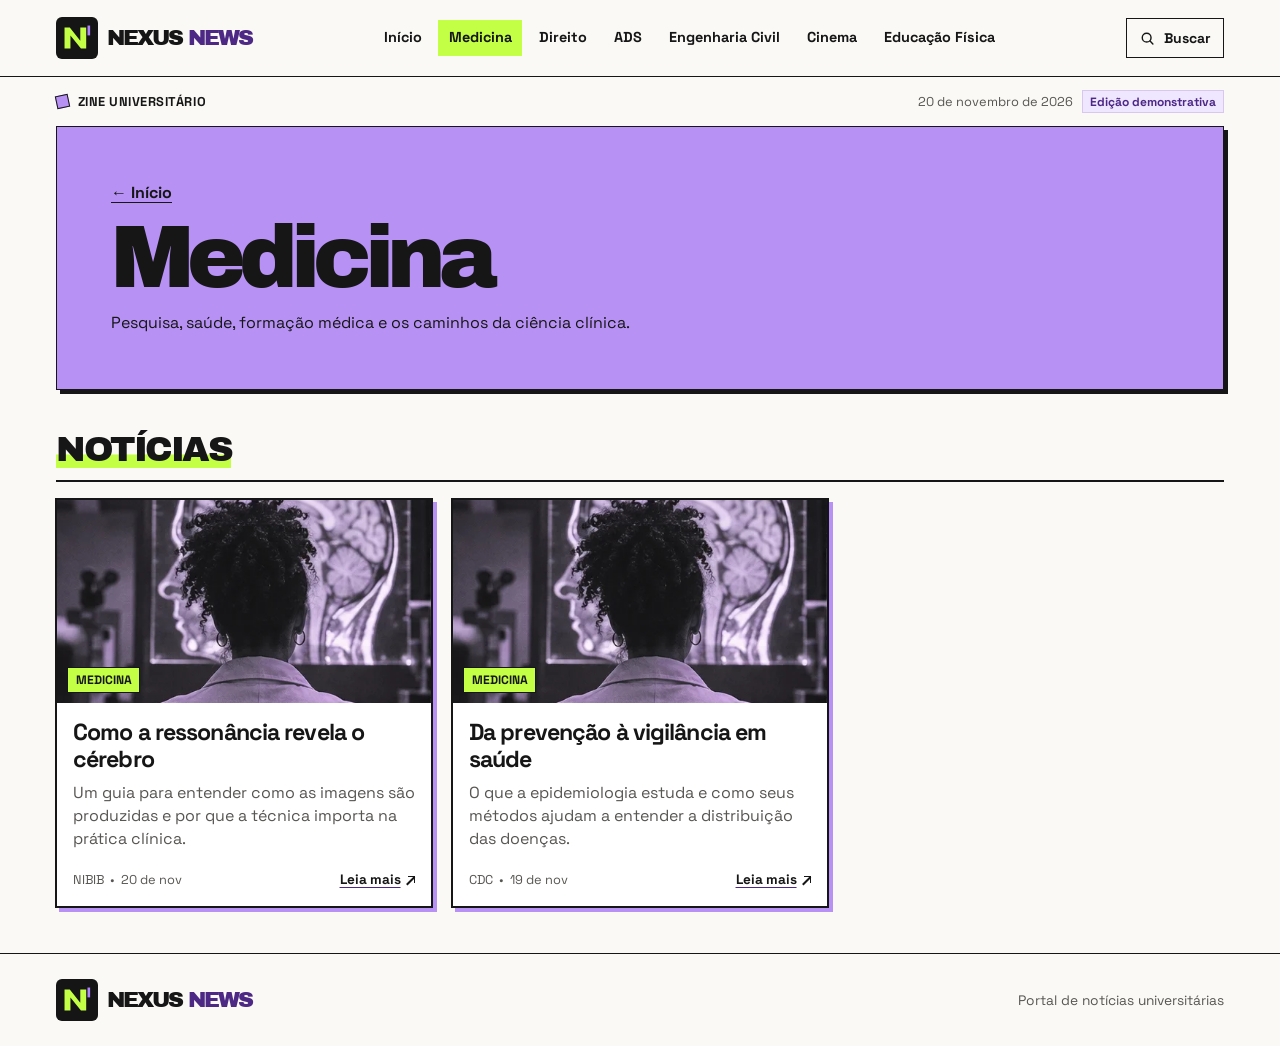
<file: medicina/index.html>
<!doctype html>
<html lang="pt-BR">
<head>
  <meta charset="utf-8">
  <meta name="viewport" content="width=device-width, initial-scale=1">
  <meta name="color-scheme" content="light">
  <title>Medicina | NEXUS NEWS</title>
  <meta name="description" content="Pesquisa, saúde, formação médica e os caminhos da ciência clínica.">
  <meta property="og:type" content="website">
  <meta property="og:locale" content="pt_BR">
  <meta property="og:site_name" content="NEXUS NEWS">
  <meta property="og:title" content="Medicina | NEXUS NEWS">
  <meta property="og:description" content="Pesquisa, saúde, formação médica e os caminhos da ciência clínica.">
  <link rel="icon" href="../assets/icon.svg" type="image/svg+xml">
  <link rel="stylesheet" href="../css/style.css">
  <script type="module" src="../js/main.js"></script>
</head>
<body data-category="medicina">
  <a class="skip-link" href="#main">Ir para o conteúdo</a>
  <header class="site-header">
    <div class="header-inner wrap">
      <a class="brand" href="../" aria-label="NEXUS NEWS, início">
        <img src="../assets/icon.svg" width="42" height="42" alt="">
        <span class="wordmark">NEXUS <span>NEWS</span></span>
      </a>
      <nav id="primary-navigation" class="primary-nav" aria-label="Navegação principal">
        <ul>
          <li><a href="../">Início</a></li>
          <li><a href="../medicina/" aria-current="page">Medicina</a></li>
          <li><a href="../direito/">Direito</a></li>
          <li><a href="../ads/">ADS</a></li>
          <li><a href="../engenharia-civil/">Engenharia Civil</a></li>
          <li><a href="../cinema/">Cinema</a></li>
          <li><a href="../educacao-fisica/">Educação Física</a></li>
        </ul>
      </nav>
      <div class="header-actions">
        <button type="button" class="icon-button" id="search-toggle" aria-label="Buscar notícias"
                aria-controls="search-panel" aria-expanded="false">
          <svg aria-hidden="true" viewBox="0 0 24 24" fill="none" stroke="currentColor" stroke-width="2" stroke-linecap="round">
            <circle cx="10.8" cy="10.8" r="6.2"/><path d="m15.6 15.6 4 4"/>
          </svg>
          <span class="search-button-label">Buscar</span>
        </button>
        <button type="button" class="icon-button" id="menu-toggle" aria-label="Menu"
                aria-controls="primary-navigation" aria-expanded="false">
          <svg aria-hidden="true" viewBox="0 0 24 24" fill="none" stroke="currentColor" stroke-width="2" stroke-linecap="round">
            <path d="M4 6h16M4 12h16M4 18h16"/>
          </svg>
        </button>
      </div>
    </div>
    <form id="search-panel" class="search-panel wrap" role="search" hidden>
      <label for="search-input">Buscar notícias</label>
      <input id="search-input" type="search" placeholder="Título, assunto ou categoria" autocomplete="off">
      <button type="button" class="search-close">Fechar</button>
    </form>
  </header>
  <main id="main" class="site-main wrap" tabindex="-1">
    <div class="edition-bar">
      <p class="edition-identity">Zine universitário</p>
      <div class="edition-details">
        <span id="edition-date"></span>
        <span id="edition-kind" class="edition-kind" hidden>Edição demonstrativa</span>
      </div>
    </div>
    <div id="content">
      <div id="data-status" class="data-status" role="status">Carregando a edição…</div>
      <noscript><p class="stage-message">Ative o JavaScript para ver as notícias.</p></noscript>
      <div data-edition-content>
      <div class="category-banner">
        <a href="../">← Início</a>
        <h1>Medicina</h1>
        <p>Pesquisa, saúde, formação médica e os caminhos da ciência clínica.</p>
      </div>
      <section class="news-section" aria-labelledby="category-title">
        <div class="section-head">
          <h2 id="category-title" class="section-title"><span>Notícias</span></h2>
        </div>
        <div id="category-grid" class="news-grid"></div>
      </section>
      </div>
    </div>
    <section id="search-results" class="news-section" aria-labelledby="search-results-title" hidden>
      <div class="section-head">
        <h1 id="search-results-title" class="section-title">Resultados da busca</h1>
      </div>
      <p id="search-status" role="status"></p>
      <div class="news-grid"></div>
    </section>
  </main>
  <footer class="site-footer">
    <div class="footer-inner wrap">
      <a class="brand" href="../" aria-label="NEXUS NEWS, início">
        <img src="../assets/icon.svg" width="42" height="42" alt="">
        <span class="wordmark">NEXUS <span>NEWS</span></span>
      </a>
      <p>Portal de notícias universitárias</p>
    </div>
  </footer>
</body>
</html>
</file>
<file: css/style.css>
@font-face {
  font-family: Archivo Black;
  src: url('../assets/fonts/archivo-black.woff2') format('woff2');
  font-weight: 400;
  font-display: swap;
}

@font-face {
  font-family: Space Grotesk;
  src: url('../assets/fonts/space-grotesk.woff2') format('woff2');
  font-weight: 300 700;
  font-display: swap;
}

/* ==========================================================================
   TEMAS
   Papéis das variáveis:
   --paper         fundo da página e do cabeçalho
   --surface       cards, campos, mensagens
   --ink           texto principal
   --muted         texto secundário
   --rule          divisórias suaves
   --border        bordas fortes (cards, cabeçalho, botões)
   --on-accent     texto/bordas sobre verde-limão e lilás (sempre escuro)
   --white         branco fixo (texto sobre fundos escuros fixos, como o hero)
   --purple        lilás de destaque (fundos)
   --purple-dark   roxo forte usado em texto, links e foco
   --purple-light  tinta lilás suave usada em fundos
   ========================================================================== */
:root {
  color-scheme: light;
  --paper: #faf9f5;
  --surface: #fff;
  --white: #fff;
  --ink: #161616;
  --on-accent: #161616;
  --muted: #585653;
  --rule: #d9d7d0;
  --border: #161616;
  --shadow-solid: #161616;
  --green: #c3ff44;
  --purple: #b791f4;
  --purple-dark: #4d2985;
  --purple-light: #efe6ff;
  --kind-border: #d8c8ef;
  --tt-fill: #faf9f5;
  --display: 'Archivo Black', 'Arial Black', Arial, sans-serif;
  --body: 'Space Grotesk', Arial, sans-serif;
  --site-width: 1320px;
}

:root[data-theme='dark'] {
  color-scheme: dark;
  --paper: #121118;
  --surface: #1c1b24;
  --ink: #f4f2ee;
  --muted: #b5b2bd;
  --rule: #2d2b38;
  --border: #3d3b4a;
  --shadow-solid: #3d3b4a;
  --purple-dark: #cdb4ff;
  --purple-light: #2a2240;
  --kind-border: #4a3b72;
  --tt-fill: #181720;
}

*, *::before, *::after { box-sizing: border-box; }
[hidden] { display: none !important; }
::selection { background: var(--green); color: var(--on-accent); }

body {
  min-width: 280px;
  margin: 0;
  background: var(--paper);
  color: var(--ink);
  font-family: var(--body);
  font-size: 1rem;
  line-height: 1.5;
}

h1, h2, h3, p { margin: 0; }
a { color: inherit; }
img { display: block; max-width: 100%; }
button, input { font: inherit; color: inherit; }
button { cursor: pointer; }
button, a { -webkit-tap-highlight-color: transparent; }

:focus-visible {
  outline: 3px solid var(--purple-dark);
  outline-offset: 4px;
}

.sr-only {
  position: absolute;
  width: 1px;
  height: 1px;
  margin: -1px;
  padding: 0;
  overflow: hidden;
  clip: rect(0 0 0 0);
  white-space: nowrap;
  border: 0;
}

/* Suaviza a troca de tema (a classe é aplicada pelo js/theme.js só durante a troca) */
:root.theme-transition,
:root.theme-transition *,
:root.theme-transition *::before,
:root.theme-transition *::after {
  transition: background-color .35s ease, color .35s ease, border-color .35s ease, box-shadow .35s ease !important;
}

.wrap { width: min(var(--site-width), calc(100% - 36px)); margin-inline: auto; }

.skip-link {
  position: absolute;
  z-index: 5;
  top: .5rem;
  left: .5rem;
  transform: translateY(-160%);
  background: var(--green);
  padding: .6rem 1rem;
  color: var(--on-accent);
  font-weight: 700;
}

.skip-link:focus { transform: translateY(0); }

.site-header {
  position: relative;
  z-index: 2;
  border-bottom: 1px solid var(--border);
  background: var(--paper);
}

.header-inner {
  display: grid;
  grid-template-columns: 1fr auto;
  align-items: center;
  min-height: 68px;
  column-gap: .75rem;
}

.brand {
  display: inline-flex;
  align-items: center;
  gap: 9px;
  width: fit-content;
  text-decoration: none;
}

.brand img { width: 38px; height: 38px; }
:root[data-theme='dark'] .brand img { outline: 1px solid var(--border); outline-offset: 0; }
.wordmark {
  font-family: var(--display);
  font-size: clamp(1.05rem, 3.6vw, 1.38rem);
  letter-spacing: -.085em;
  line-height: 1;
  white-space: nowrap;
}

.wordmark span { color: var(--purple-dark); }
.header-actions { display: flex; align-items: center; gap: 6px; }

.icon-button {
  display: inline-flex;
  align-items: center;
  justify-content: center;
  gap: .48rem;
  min-width: 40px;
  min-height: 40px;
  padding: 0 .58rem;
  border: 1px solid var(--border);
  background: transparent;
  font-size: .875rem;
  font-weight: 700;
}

.icon-button:hover, .icon-button[aria-expanded='true'] { background: var(--green); color: var(--on-accent); }
.icon-button svg { width: 17px; height: 17px; }
.search-button-label { display: none; }

/* ==========================================================================
   BOTÃO DE TEMA (sol / lua)
   O estado visual vem de :root[data-theme], definido antes da pintura pelo
   script inline do <head>. O JS só alterna o atributo; a animação é toda CSS.
   ========================================================================== */
.theme-toggle {
  --tt-w: 54px;
  --tt-h: 30px;
  --tt-thumb: 22px;
  --tt-pad: 4px;
  --tt-travel: calc(var(--tt-w) - var(--tt-thumb) - var(--tt-pad) * 2);
  --tt-time: .55s;
  --tt-ease: cubic-bezier(.4, 1.35, .5, 1);
  display: inline-flex;
  align-items: center;
  justify-content: center;
  width: calc(var(--tt-w) + 6px);
  min-height: 40px;   /* área de toque confortável */
  padding: 0;
  border: 0;
  background: none;
}

.theme-toggle:focus-visible { outline: none; }
.theme-toggle:focus-visible .tt-track { outline: 3px solid var(--purple-dark); outline-offset: 3px; }

.tt-track {
  position: relative;
  display: block;
  width: var(--tt-w);
  height: var(--tt-h);
  border-radius: 999px;
  background: var(--tt-fill);
  transition: background-color .4s ease;
}

/* Borda em degradê: duas camadas (dia e noite) que se alternam por opacidade */
.tt-track::before, .tt-track::after {
  position: absolute;
  inset: 0;
  padding: 2px;
  border-radius: inherit;
  content: '';
  -webkit-mask: linear-gradient(#000 0 0) content-box, linear-gradient(#000 0 0);
  -webkit-mask-composite: xor;
  mask: linear-gradient(#000 0 0) content-box exclude, linear-gradient(#000 0 0);
  transition: opacity var(--tt-time) ease;
}
.tt-track::before { background: linear-gradient(90deg, #cdef3b, #6fb527); opacity: 1; }
.tt-track::after  { background: linear-gradient(90deg, #3f8cff, #a06bff); opacity: 0; }

.tt-star {
  position: absolute;
  width: 3px;
  height: 3px;
  border-radius: 50%;
  background: #d6e4ff;
  opacity: 0;
  transform: scale(.2);
  transition: opacity .4s ease, transform .4s ease;
}
.tt-star:nth-of-type(1) { top: 28%; left: 18%; }
.tt-star:nth-of-type(2) { top: 62%; left: 30%; width: 2px; height: 2px; transition-delay: .08s; }
.tt-star:nth-of-type(3) { top: 24%; left: 40%; width: 2px; height: 2px; transition-delay: .16s; }

.tt-thumb {
  position: absolute;
  top: 50%;
  left: var(--tt-pad);
  display: grid;
  place-items: center;
  width: var(--tt-thumb);
  height: var(--tt-thumb);
  margin-top: calc(var(--tt-thumb) / -2);
  border-radius: 50%;
  color: #161616;
  box-shadow: 0 1px 4px rgb(0 0 0 / .28);
  transform: translateX(0);
  transition: transform var(--tt-time) var(--tt-ease);
}

.tt-thumb::before, .tt-thumb::after {
  position: absolute;
  inset: 0;
  border-radius: 50%;
  content: '';
  transition: opacity var(--tt-time) ease;
}
.tt-thumb::before {
  background: linear-gradient(135deg, #b7e535, #9bd02f 60%, #86bd28);
  box-shadow: inset 0 0 0 1.5px #5e9f1b;
  opacity: 1;
}
.tt-thumb::after  { background: linear-gradient(135deg, #4aa3ff, #8f5cf5); opacity: 0; }

.tt-icon {
  position: absolute;
  z-index: 1;
  inset: 0;
  width: 78%;
  height: 78%;
  margin: auto;
  transition: transform var(--tt-time) var(--tt-ease), opacity .3s ease;
}
.tt-sun  { opacity: 1; transform: rotate(0) scale(1); }
.tt-moon { opacity: 0; transform: rotate(-110deg) scale(.3); }
.tt-moon-star { transition: opacity .3s ease, transform .4s ease; transform-box: fill-box; transform-origin: center; opacity: 0; transform: scale(.2); }

/* Estado escuro */
:root[data-theme='dark'] .tt-track::before { opacity: 0; }
:root[data-theme='dark'] .tt-track::after  { opacity: 1; }
:root[data-theme='dark'] .tt-thumb { transform: translateX(var(--tt-travel)); color: #0f0e1a; }
:root[data-theme='dark'] .tt-thumb::before { opacity: 0; }
:root[data-theme='dark'] .tt-thumb::after  { opacity: 1; }
:root[data-theme='dark'] .tt-sun  { opacity: 0; transform: rotate(110deg) scale(.3); }
:root[data-theme='dark'] .tt-moon { opacity: 1; transform: rotate(0) scale(1); }
:root[data-theme='dark'] .tt-moon-star { opacity: 1; transform: scale(1); transition-delay: .3s; }
:root[data-theme='dark'] .tt-star { opacity: .9; transform: scale(1); transition-delay: .25s; }
.tt-moon-star + .tt-moon-star { transition-delay: .4s; }

@media (min-width: 600px) {
  .theme-toggle { --tt-w: 62px; --tt-h: 34px; --tt-thumb: 26px; }
}

@media (max-width: 359px) {
  .theme-toggle { --tt-w: 48px; --tt-h: 28px; --tt-thumb: 20px; --tt-pad: 4px; }
  .header-actions { gap: 2px; }
  .brand img { width: 32px; height: 32px; }
  .wordmark { font-size: .95rem; }
}

@media (prefers-reduced-motion: reduce) {
  .theme-toggle, .theme-toggle *, .theme-toggle *::before, .theme-toggle *::after { transition: none !important; }
}

.primary-nav {
  display: none;
  grid-column: 1 / -1;
  margin-block: .25rem .8rem;
  border-top: 1px solid var(--rule);
}

.primary-nav.is-open { display: block; }
.primary-nav ul { display: grid; gap: 3px; padding: .5rem 0 0; margin: 0; list-style: none; }

.primary-nav a {
  display: block;
  padding: .5rem .72rem;
  font-size: .9rem;
  font-weight: 700;
  text-decoration: none;
  white-space: nowrap;
}

.primary-nav a:hover { background: var(--purple-light); }
.primary-nav a[aria-current='page'] { background: var(--green); color: var(--on-accent); }

.edition-bar {
  display: flex;
  flex-wrap: wrap;
  gap: 5px 14px;
  justify-content: space-between;
  align-items: center;
  min-height: 49px;
  padding-block: .45rem;
  color: var(--muted);
  font-size: .8rem;
}

.edition-identity {
  display: flex;
  gap: .55rem;
  align-items: center;
  color: var(--ink);
  font-weight: 700;
  letter-spacing: .04em;
  text-transform: uppercase;
}

.edition-identity::before {
  width: 13px;
  height: 13px;
  flex: 0 0 13px;
  background: var(--purple);
  border: 1px solid var(--border);
  content: '';
  transform: rotate(-12deg);
}

.edition-details { display: flex; gap: .55rem; flex-wrap: wrap; align-items: center; }
.edition-kind {
  color: var(--purple-dark);
  border: 1px solid var(--kind-border);
  background: var(--purple-light);
  padding: .08rem .43rem;
  font-size: .75rem;
  font-weight: 700;
}

.lead-grid { display: grid; gap: 15px; }
#hero-content, #curiosity-content, .news-card { min-width: 0; }

.hero {
  display: grid;
  min-height: 520px;
  position: relative;
  isolation: isolate;
  overflow: hidden;
  background: #17151a;
  color: var(--white);
}

.hero-image, .hero::after { position: absolute; inset: 0; width: 100%; height: 100%; }
.hero-image { z-index: -2; object-fit: cover; object-position: 67% center; }

.hero::after {
  z-index: -1;
  background: linear-gradient(180deg, #15121830 4%, #1512187f 34%, #151218ee 70%, #151218 100%);
  content: '';
}

.hero-body {
  display: flex;
  flex-wrap: wrap;
  gap: .63rem .75rem;
  align-items: center;
  align-self: end;
  align-content: start;
  padding: clamp(21px, 4.4vw, 52px);
}

.hot-label, .hero-category {
  width: fit-content;
  font-weight: 700;
  text-transform: uppercase;
  letter-spacing: .045em;
  white-space: nowrap;
}

.hot-label {
  display: flex;
  align-items: center;
  gap: .28rem;
  padding: .2rem .54rem;
  background: var(--green);
  color: var(--on-accent);
  font-size: .82rem;
  transform: rotate(-3deg);
}

.hot-label span { font-size: 1.18em; }
.hero-category { color: #e9d8ff; font-size: .8rem; }

.hero-title {
  flex-basis: 100%;
  max-width: 100%;
  margin-block: .18rem .23rem;
  font-family: var(--display);
  font-size: clamp(2.1rem, 7.5vw, 4.1rem);
  font-weight: 400;
  line-height: .99;
  letter-spacing: -.065em;
  text-wrap: balance;
  overflow-wrap: anywhere;
}

.hero-summary { flex-basis: 100%; max-width: 37ch; color: #f1eef0; }
.hero .byline { width: 100%; flex-basis: 100%; color: #ded8e6; }

.hero-link {
  display: inline-flex;
  align-items: center;
  gap: 1.1rem;
  padding: .57rem .86rem;
  margin-top: .27rem;
  background: var(--green);
  color: var(--on-accent);
  font-weight: 700;
  text-decoration: none;
}

.hero-link:hover { background: var(--white); }
.hero-link:focus-visible { outline-color: var(--green); }
.arrow {
  position: relative;
  display: inline-block;
  flex: 0 0 10px;
  width: 10px;
  height: 10px;
}
.arrow::before, .arrow::after { position: absolute; content: ''; }
.arrow::before {
  top: 1px;
  right: 0;
  width: 7px;
  height: 7px;
  border-top: 1.5px solid;
  border-right: 1.5px solid;
}
.arrow::after {
  top: 5px;
  left: 0;
  width: 11px;
  height: 1.5px;
  background: currentColor;
  transform: rotate(-45deg);
}

.curiosity {
  display: flex;
  flex-direction: column;
  align-items: start;
  height: 100%;
  padding: clamp(16px, 2vw, 26px);
  border: 1px solid var(--border);
  background: var(--purple);
  color: var(--on-accent);
  box-shadow: 3px 3px 0 var(--shadow-solid);
}

.curiosity-label {
  display: flex;
  gap: .44rem;
  align-items: center;
  padding: .2rem .5rem .24rem;
  background: var(--on-accent);
  color: var(--white);
  font-size: .78rem;
  font-weight: 700;
  text-transform: uppercase;
  letter-spacing: .045em;
  transform: rotate(-2deg);
}

.curiosity-label span { color: var(--green); font-size: 1.08rem; line-height: 1; }
.curiosity-image {
  width: 100%;
  aspect-ratio: 16 / 8.7;
  margin-block: 16px;
  border: 1px solid var(--on-accent);
  object-fit: cover;
  object-position: center;
  background: var(--on-accent);
}

.curiosity-title {
  max-width: 23ch;
  font-family: var(--display);
  font-size: clamp(1.47rem, 3vw, 2.12rem);
  font-weight: 400;
  letter-spacing: -.061em;
  line-height: 1.06;
  text-wrap: balance;
  overflow-wrap: anywhere;
}

.curiosity-copy { margin-top: .55rem; line-height: 1.42; }
.curiosity > .curiosity-copy { margin-top: 1rem; }
.curiosity-link {
  display: inline-flex;
  gap: .32rem;
  margin-top: .72rem;
  align-items: center;
  font-size: .87rem;
  font-weight: 700;
  text-underline-offset: .18em;
}
.curiosity-link:hover { text-decoration-thickness: 2px; }
.curiosity :focus-visible { outline-color: var(--on-accent); }

.news-section { margin-block: 34px 42px; }
.section-head {
  display: flex;
  flex-wrap: wrap;
  justify-content: space-between;
  align-items: baseline;
  gap: 7px 20px;
  margin-bottom: 17px;
  padding: .1rem 0 .6rem;
  border-bottom: 2px solid var(--border);
}

.section-title {
  display: inline-block;
  font-family: var(--display);
  font-weight: 400;
  font-size: clamp(1.34rem, 3.75vw, 2.22rem);
  line-height: 1.12;
  letter-spacing: -.07em;
  overflow-wrap: anywhere;
  text-transform: uppercase;
}

.section-title span { box-shadow: inset 0 -.38em 0 var(--green); }
:root[data-theme='dark'] .section-title span { box-shadow: inset 0 -.38em 0 #6d8f1f; }
.section-link { font-size: .85rem; font-weight: 700; text-underline-offset: .25em; }
.section-link:hover { color: var(--purple-dark); }

.news-grid { display: grid; gap: 16px; }
.news-card {
  --lift-x: 0px; --lift-y: 0px; --rx: 0deg; --ry: 0deg;
  --shadow: 4px;
  position: relative;
  display: flex;
  flex-direction: column;
  background: var(--surface);
  border: 1px solid var(--border);
  /* contorno extra de 1px (sem alterar o layout) + sombra lilás deslocada para baixo e à direita */
  box-shadow: 0 0 0 1px var(--border), var(--shadow) var(--shadow) 0 1px var(--purple);
  transform: perspective(900px) translate3d(var(--lift-x), var(--lift-y), 0) rotateX(var(--rx)) rotateY(var(--ry));
  transition: transform .22s ease-out, box-shadow .22s ease-out;
}
.card-media { position: relative; overflow: hidden; background: var(--purple-light); }
.card-media img { width: 100%; aspect-ratio: 16 / 8.7; object-fit: cover; }

.category-chip {
  position: absolute;
  bottom: .65rem;
  left: .65rem;
  padding: .18rem .46rem;
  background: var(--green);
  color: var(--on-accent);
  border: 1px solid var(--on-accent);
  font-size: .76rem;
  font-weight: 700;
  text-transform: uppercase;
}

.category-chip:is([data-category='ads'], [data-category='cinema'], [data-category='direito']) {
  background: var(--purple);
}

.card-body { flex: 1; display: flex; flex-direction: column; gap: .55rem; padding: 16px; }
.card-title { font-size: clamp(1.15rem, 2.1vw, 1.45rem); line-height: 1.13; letter-spacing: -.038em; overflow-wrap: anywhere; }
.card-summary { color: var(--muted); line-height: 1.45; }
.card-footer {
  display: flex;
  flex-wrap: wrap;
  align-items: baseline;
  justify-content: space-between;
  column-gap: 10px;
  row-gap: 5px;
  margin-top: auto;
  padding-top: .68rem;
}

.byline { display: flex; align-items: baseline; flex-wrap: wrap; gap: 0 .38rem; color: var(--muted); font-size: .8rem; }
.byline .source-name + time::before { content: '•'; margin-right: .38rem; }
.read-link {
  display: inline-flex;
  gap: .28rem;
  align-items: center;
  font-size: .85rem;
  font-weight: 700;
  text-decoration-color: var(--purple-dark);
  text-underline-offset: .2em;
}
.read-link:hover { color: var(--purple-dark); }

/* Card inteiro clicável: o próprio link "Leia mais" é esticado sobre o card (um único <a>, sem links ou botões aninhados). */
.read-link::after { position: absolute; z-index: 1; inset: 0; content: ''; }
.read-link:focus-visible { outline: none; }
/* Controles próprios dentro do card (ex.: "Salvar") ficam acima da área clicável e não disparam a navegação. */
.news-card :is(button, input, select, a:not(.read-link)) { position: relative; z-index: 2; }

/* Foco por teclado: o contorno acompanha o card inteiro */
.news-card:has(.read-link:focus-visible) {
  --lift-x: -3px; --lift-y: -3px; --shadow: 9px;
  outline: 3px solid var(--purple-dark);
  outline-offset: 4px;
  z-index: 3;
}

/* Mouse: elevação, sombra mais evidente e inclinação discreta (a inclinação é aplicada por js/card-effects.js) */
@media (hover: hover) and (pointer: fine) {
  .news-card:has(.read-link) { cursor: pointer; }
  .news-card:hover { --lift-x: -3px; --lift-y: -3px; --shadow: 9px; z-index: 3; }
  .news-card.is-tilting { transition: transform .08s linear, box-shadow .22s ease-out; will-change: transform; }
  .news-card:hover .read-link { color: var(--purple-dark); }
}

/* Toque: resposta de "pressionado" */
@media (hover: none) {
  .news-card:active { --lift-x: 2px; --lift-y: 2px; --shadow: 2px; }
}

@media (prefers-reduced-motion: reduce) {
  .news-card, .news-card.is-tilting { transition: none; will-change: auto; }
  .news-card:hover, .news-card:active, .news-card:has(.read-link:focus-visible) { --lift-x: 0px; --lift-y: 0px; --rx: 0deg; --ry: 0deg; }
}

.category-banner {
  display: grid;
  gap: .5rem;
  min-height: 220px;
  align-content: center;
  padding: clamp(23px, 6vw, 54px);
  background: var(--purple);
  color: var(--on-accent);
  border: 1px solid var(--border);
  box-shadow: 4px 4px 0 var(--shadow-solid);
}
.category-banner a { width: fit-content; font-weight: 700; text-underline-offset: .22em; }
.category-banner :focus-visible { outline-color: var(--on-accent); }
.category-banner h1 {
  font-family: var(--display);
  font-size: clamp(2.35rem, 8.6vw, 5.5rem);
  font-weight: 400;
  letter-spacing: -.08em;
  line-height: 1.02;
  overflow-wrap: anywhere;
}

.data-status, .stage-message, .inline-empty { padding: 1rem; border: 1px solid var(--rule); background: var(--surface); }
.data-status { margin: 0 0 .8rem; }
#hero-content .stage-message { display: grid; min-height: 10rem; place-items: center; }
.inline-empty { grid-column: 1 / -1; }
.retry-button { margin-top: .5rem; padding: .4rem .7rem; border: 1px solid var(--on-accent); background: var(--green); color: var(--on-accent); font-weight: 700; }

.search-panel {
  display: flex;
  align-items: center;
  gap: .4rem;
  flex-wrap: wrap;
  margin-block: 4px 12px;
  padding: .75rem;
  border: 1px solid var(--border);
  background: var(--purple-light);
}
.search-panel label { flex-basis: 100%; font-size: .87rem; font-weight: 700; }
.search-panel input { flex: 1; min-width: 130px; padding: .58rem .68rem; background: var(--surface); border: 1px solid var(--border); border-radius: 0; }
.search-panel input::placeholder { color: var(--muted); opacity: 1; }
.search-close { min-height: 44px; padding: .45rem .75rem; border: 1px solid var(--on-accent); background: var(--green); color: var(--on-accent); font-weight: 700; }
#search-status { margin-bottom: .9rem; color: var(--muted); }

.site-main { min-height: 68vh; }
.site-footer { margin-top: 46px; padding-block: 25px; border-top: 1px solid var(--border); }
.footer-inner { display: flex; flex-wrap: wrap; justify-content: space-between; gap: .6rem 1rem; align-items: center; }
.footer-inner p { color: var(--muted); font-size: .86rem; }

@media (min-width: 600px) {
  .wrap { width: min(var(--site-width), calc(100% - 64px)); }
  .news-grid { grid-template-columns: repeat(2, minmax(0, 1fr)); }
  .search-button-label { display: inline; }
}

@media (min-width: 900px) {
  .lead-grid { grid-template-columns: minmax(0, 2.37fr) minmax(0, 1fr); gap: 20px; }
  .hero { min-height: 480px; }
  .hero-image { object-position: center; }
  .hero::after { background: linear-gradient(90deg, #151218f2 3%, #151218cf 30%, #15121870 54%, #15121805 80%); }
  .hero-body { align-self: center; max-width: 76%; gap: .73rem .85rem; }
  .hero-title { font-size: clamp(2.5rem, 4.55vw, 4.65rem); text-wrap: initial; }
  .hero-summary { font-size: 1.06rem; }
  .news-grid { grid-template-columns: repeat(3, minmax(0, 1fr)); gap: 20px; }
  .news-section { margin-top: 39px; }
}

@media (min-width: 1090px) {
  .header-inner { grid-template-columns: auto 1fr auto; column-gap: 1.5rem; min-height: 76px; }
  .brand img { width: 42px; height: 42px; }
  .primary-nav, .primary-nav.is-open { display: block; grid-column: auto; justify-self: center; margin: 0; border: 0; }
  .primary-nav ul { display: flex; gap: 2px; padding: 0; }
  .primary-nav a { padding: .42rem .56rem; }
  #menu-toggle { display: none; }
  .header-actions { grid-column: 3; grid-row: 1; gap: 8px; }
  .icon-button { padding-inline: .75rem; }
}

@media (min-width: 1280px) {
  .wrap { width: min(var(--site-width), calc(100% - 112px)); }
  .hero { min-height: 492px; }
  .hero-body { max-width: 68%; }
  .primary-nav ul { gap: 6px; }
  .primary-nav a { padding-inline: .66rem; }
}
</file>
